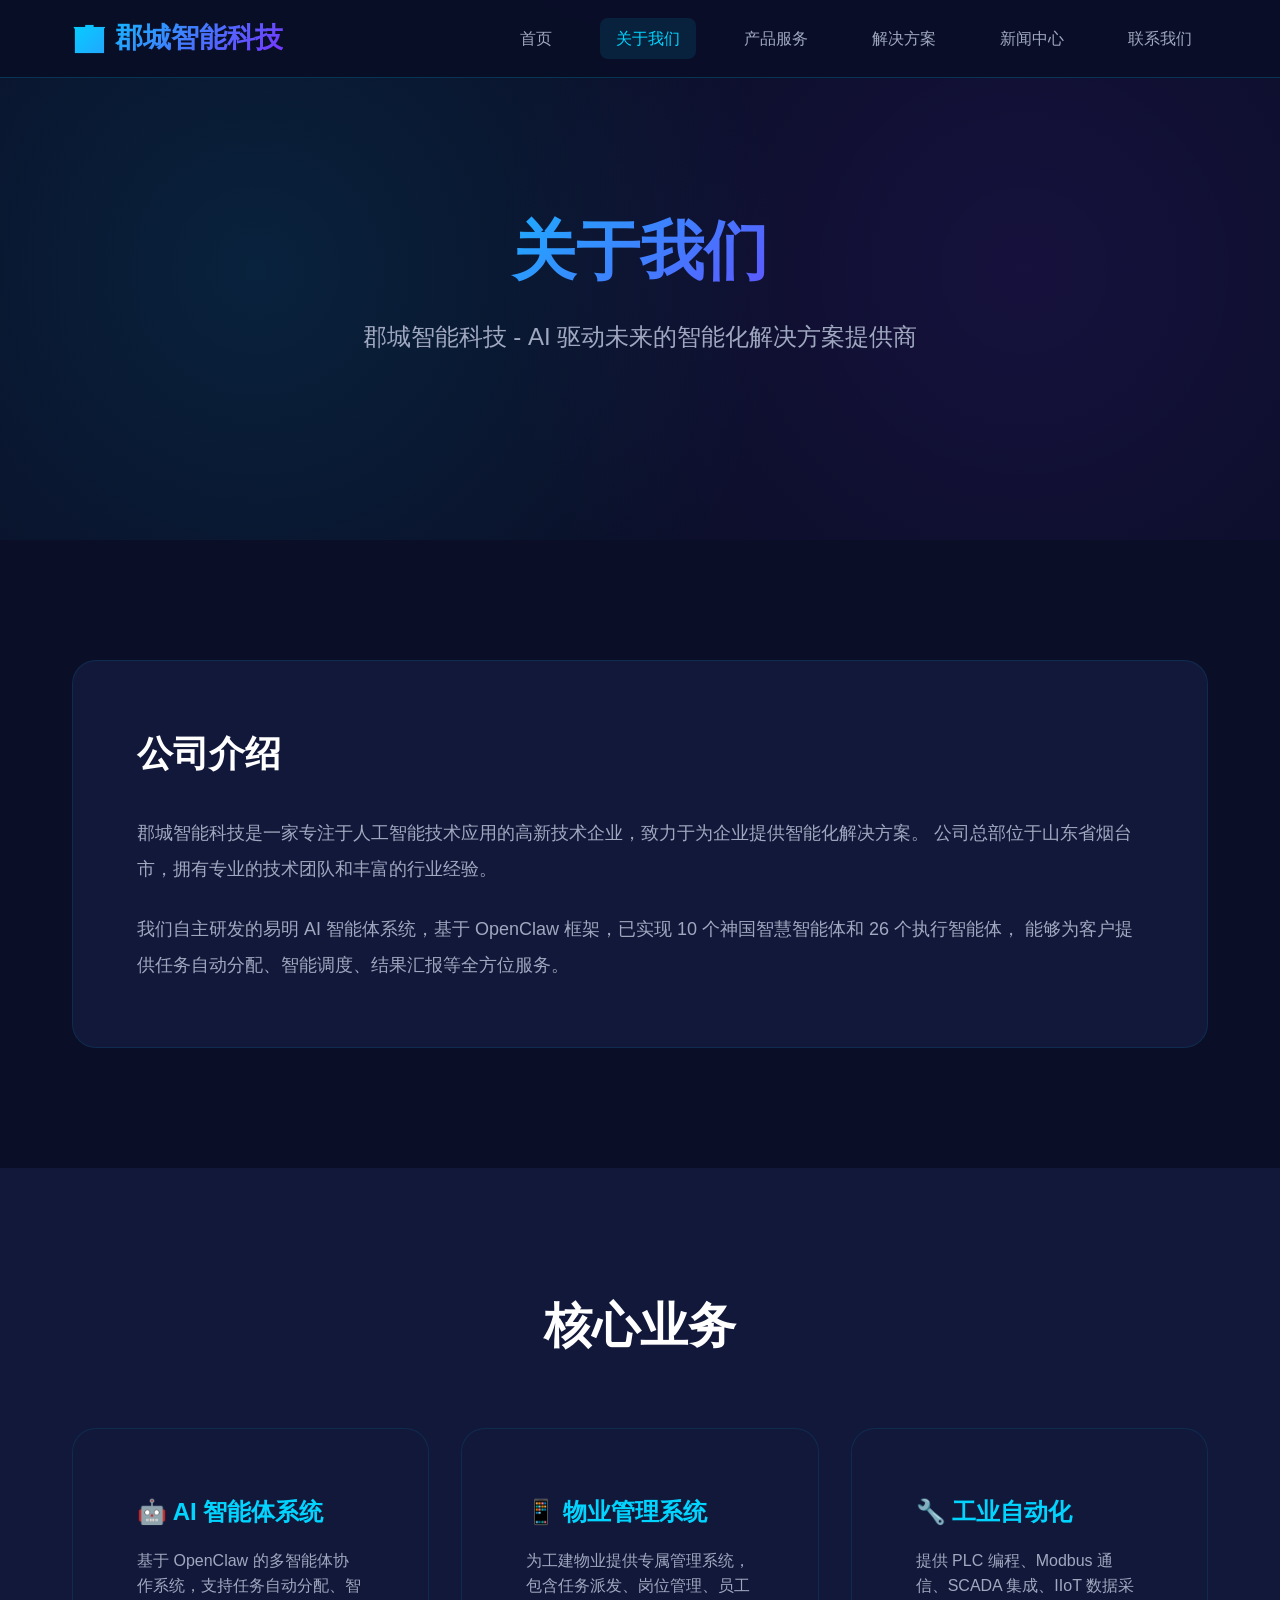
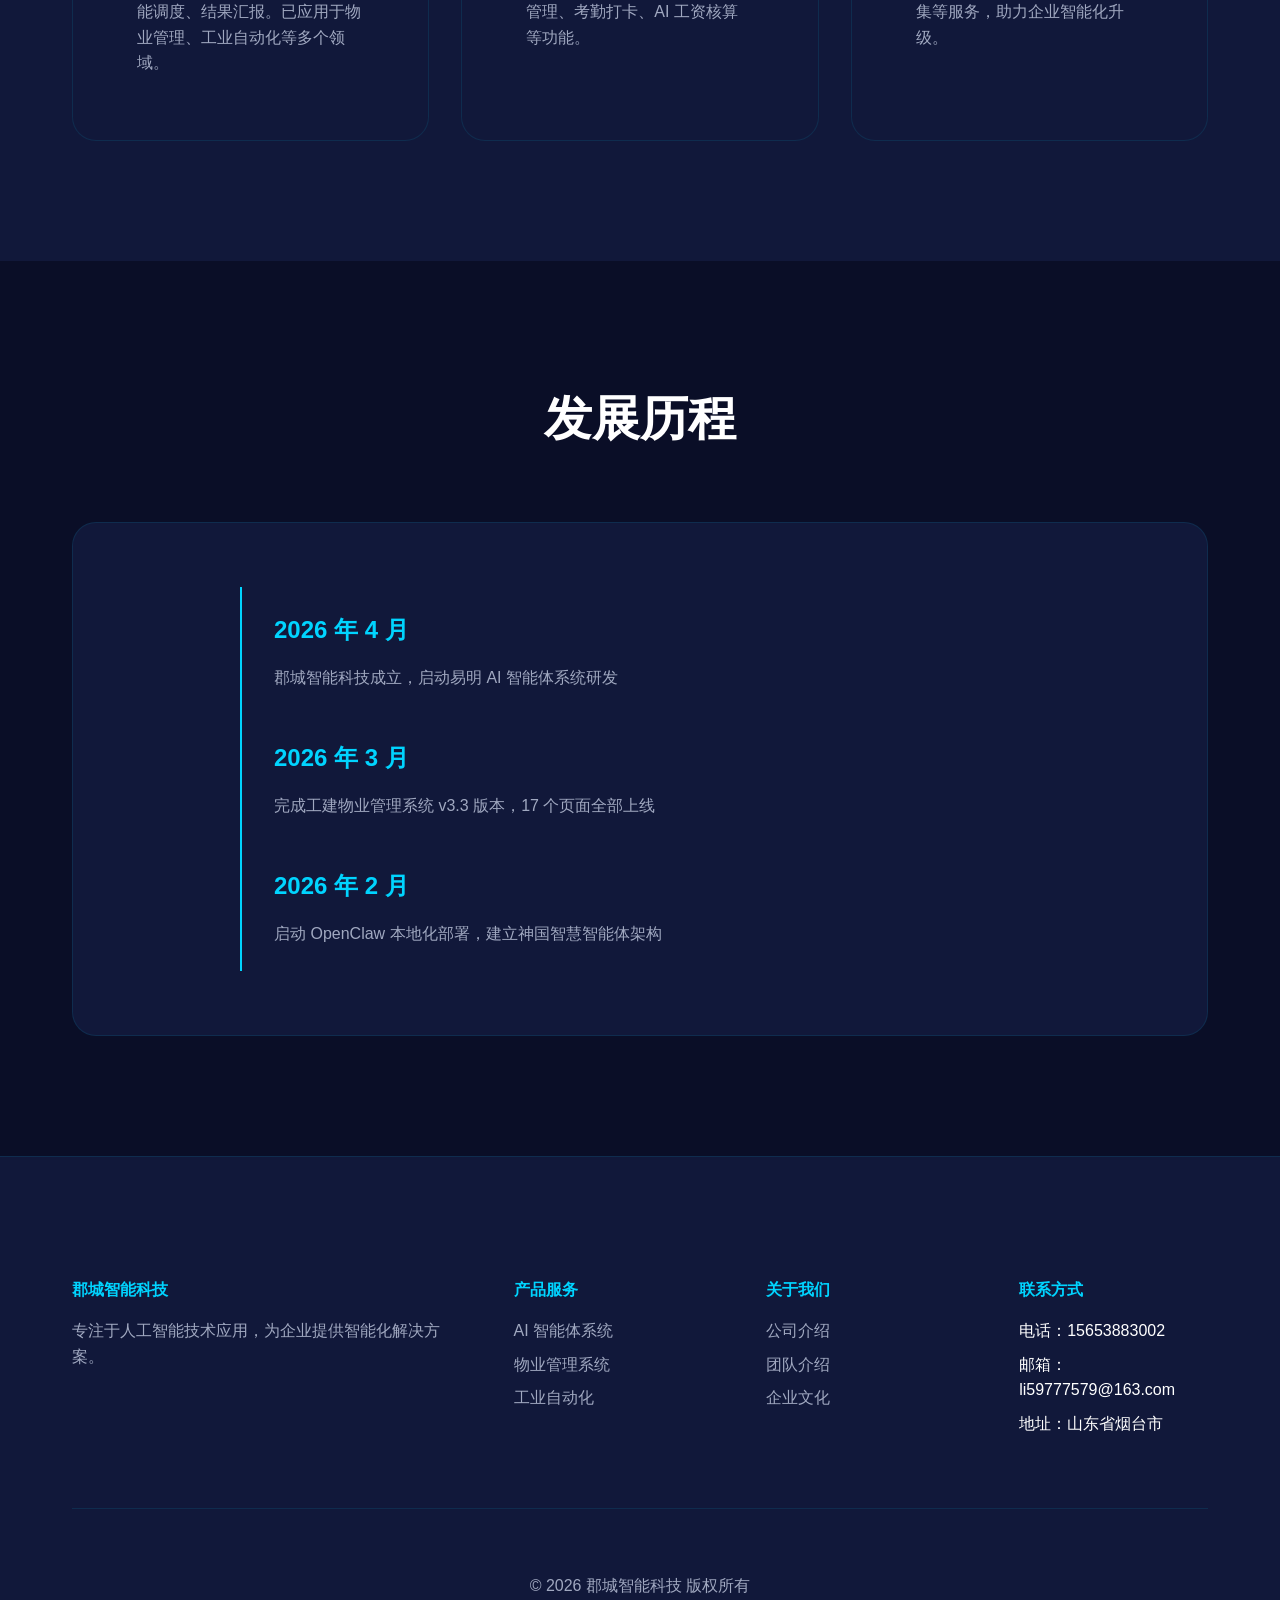
<file: about/index.html>
<!DOCTYPE html>
<html lang="zh-CN">
<head>
    <meta charset="UTF-8">
    <meta name="viewport" content="width=device-width, initial-scale=1.0">
    <title>关于我们 - 郡城智能科技</title>
    <link rel="stylesheet" href="../assets/css/style.css">
</head>
<body>
    <!-- 导航栏 -->
    <nav class="navbar">
        <div class="container">
            <a href="../index.html" class="logo">🏢 郡城智能科技</a>
            <div class="nav-links">
                <a href="../index.html">首页</a>
                <a href="index.html" class="active">关于我们</a>
                <a href="../products/index.html">产品服务</a>
                <a href="../solutions/index.html">解决方案</a>
                <a href="../news/index.html">新闻中心</a>
                <a href="../contact/index.html">联系我们</a>
            </div>
        </div>
    </nav>

    <!-- Hero 区域 -->
    <section class="hero" style="min-height: 60vh;">
        <div class="hero-content">
            <h1>关于我们</h1>
            <p>郡城智能科技 - AI 驱动未来的智能化解决方案提供商</p>
        </div>
    </section>

    <!-- 公司介绍 -->
    <section class="section" style="padding: var(--spacing-xl) 0;">
        <div class="container">
            <div class="card">
                <h2 style="font-size: 36px; margin-bottom: var(--spacing-md);">公司介绍</h2>
                <p style="font-size: 18px; line-height: 2; color: var(--text-muted);">
                    郡城智能科技是一家专注于人工智能技术应用的高新技术企业，致力于为企业提供智能化解决方案。
                    公司总部位于山东省烟台市，拥有专业的技术团队和丰富的行业经验。
                </p>
                <p style="font-size: 18px; line-height: 2; color: var(--text-muted); margin-top: 24px;">
                    我们自主研发的易明 AI 智能体系统，基于 OpenClaw 框架，已实现 10 个神国智慧智能体和 26 个执行智能体，
                    能够为客户提供任务自动分配、智能调度、结果汇报等全方位服务。
                </p>
            </div>
        </div>
    </section>

    <!-- 核心业务 -->
    <section class="section" style="padding: var(--spacing-xl) 0; background: var(--bg-card);">
        <div class="container">
            <h2 style="text-align: center; font-size: 48px; margin-bottom: var(--spacing-lg);">核心业务</h2>
            <div class="grid grid-3">
                <div class="card">
                    <h3>🤖 AI 智能体系统</h3>
                    <p>基于 OpenClaw 的多智能体协作系统，支持任务自动分配、智能调度、结果汇报。已应用于物业管理、工业自动化等多个领域。</p>
                </div>
                <div class="card">
                    <h3>📱 物业管理系统</h3>
                    <p>为工建物业提供专属管理系统，包含任务派发、岗位管理、员工管理、考勤打卡、AI 工资核算等功能。</p>
                </div>
                <div class="card">
                    <h3>🔧 工业自动化</h3>
                    <p>提供 PLC 编程、Modbus 通信、SCADA 集成、IIoT 数据采集等服务，助力企业智能化升级。</p>
                </div>
            </div>
        </div>
    </section>

    <!-- 发展历程 -->
    <section class="section" style="padding: var(--spacing-xl) 0;">
        <div class="container">
            <h2 style="text-align: center; font-size: 48px; margin-bottom: var(--spacing-lg);">发展历程</h2>
            <div class="card">
                <div style="max-width: 800px; margin: 0 auto;">
                    <div style="padding: 24px 0; border-left: 2px solid var(--primary-cyan); padding-left: 32px;">
                        <h3 style="color: var(--primary-cyan);">2026 年 4 月</h3>
                        <p style="color: var(--text-muted);">郡城智能科技成立，启动易明 AI 智能体系统研发</p>
                    </div>
                    <div style="padding: 24px 0; border-left: 2px solid var(--primary-cyan); padding-left: 32px;">
                        <h3 style="color: var(--primary-cyan);">2026 年 3 月</h3>
                        <p style="color: var(--text-muted);">完成工建物业管理系统 v3.3 版本，17 个页面全部上线</p>
                    </div>
                    <div style="padding: 24px 0; border-left: 2px solid var(--primary-cyan); padding-left: 32px;">
                        <h3 style="color: var(--primary-cyan);">2026 年 2 月</h3>
                        <p style="color: var(--text-muted);">启动 OpenClaw 本地化部署，建立神国智慧智能体架构</p>
                    </div>
                </div>
            </div>
        </div>
    </section>

    <!-- 页脚 -->
    <footer class="footer">
        <div class="container">
            <div class="footer-content">
                <div class="footer-section">
                    <h4>郡城智能科技</h4>
                    <p style="color: var(--text-muted); margin-top: 16px;">
                        专注于人工智能技术应用，为企业提供智能化解决方案。
                    </p>
                </div>
                <div class="footer-section">
                    <h4>产品服务</h4>
                    <ul>
                        <li><a href="../products/ai-agent.html">AI 智能体系统</a></li>
                        <li><a href="../products/property-mgmt.html">物业管理系统</a></li>
                        <li><a href="../products/industrial.html">工业自动化</a></li>
                    </ul>
                </div>
                <div class="footer-section">
                    <h4>关于我们</h4>
                    <ul>
                        <li><a href="index.html">公司介绍</a></li>
                        <li><a href="team.html">团队介绍</a></li>
                        <li><a href="culture.html">企业文化</a></li>
                    </ul>
                </div>
                <div class="footer-section">
                    <h4>联系方式</h4>
                    <ul>
                        <li>电话：15653883002</li>
                        <li>邮箱：li59777579@163.com</li>
                        <li>地址：山东省烟台市</li>
                    </ul>
                </div>
            </div>
            <div class="footer-bottom">
                <p>&copy; 2026 郡城智能科技 版权所有</p>
            </div>
        </div>
    </footer>

    <script src="../assets/js/main.js"></script>
</body>
</html>
</file>
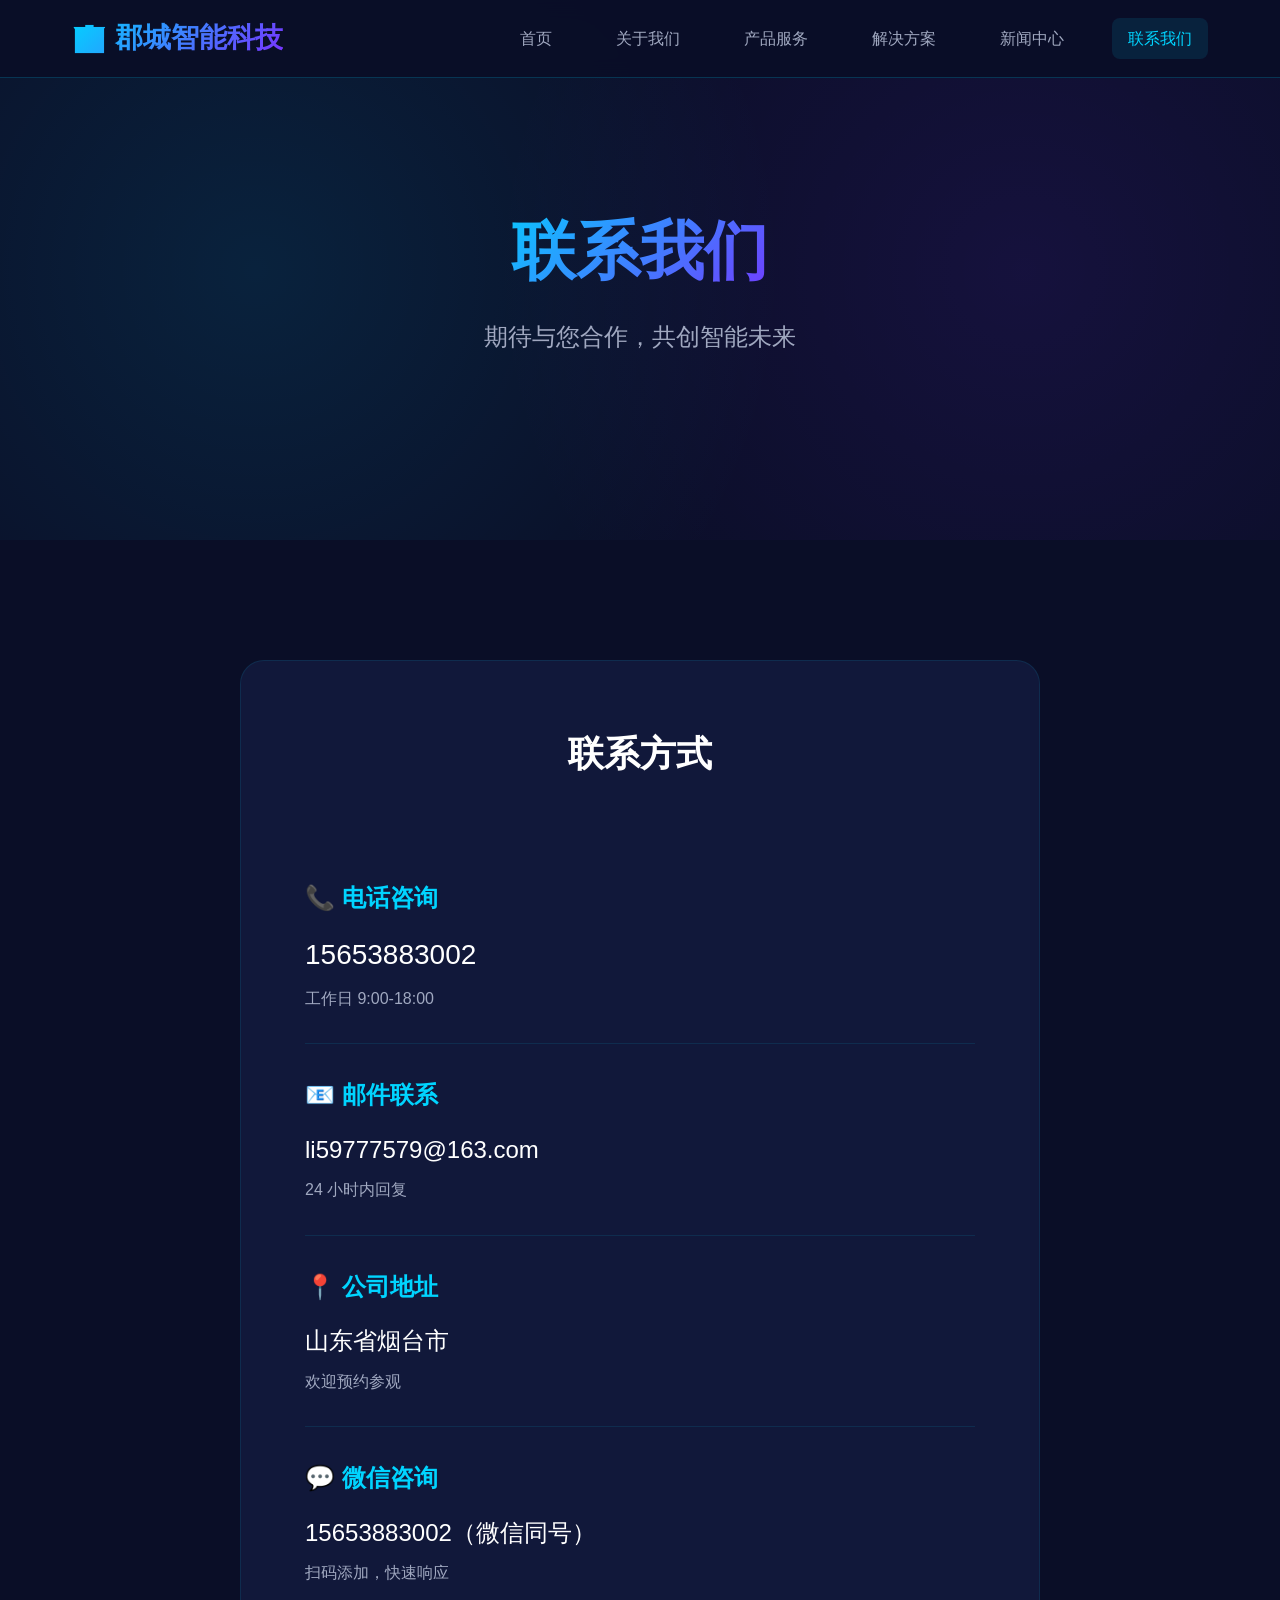
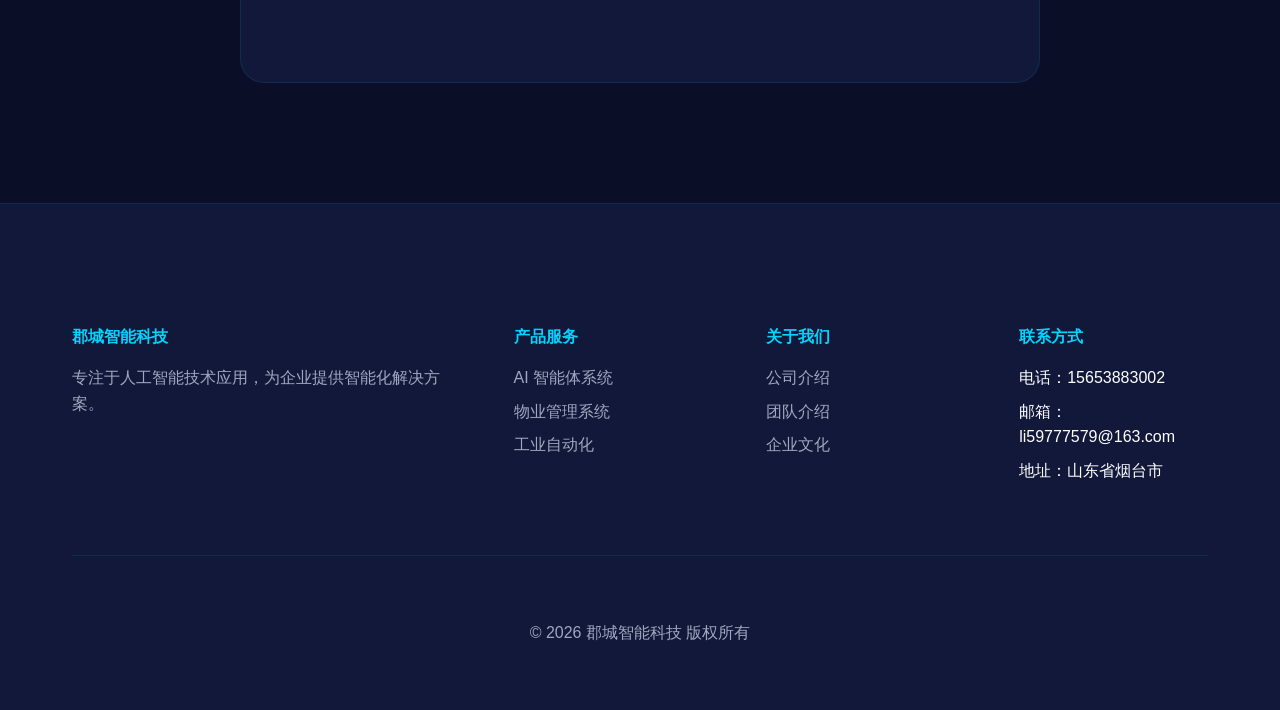
<file: contact/index.html>
<!DOCTYPE html>
<html lang="zh-CN">
<head>
    <meta charset="UTF-8">
    <meta name="viewport" content="width=device-width, initial-scale=1.0">
    <title>联系我们 - 郡城智能科技</title>
    <link rel="stylesheet" href="../assets/css/style.css">
</head>
<body>
    <!-- 导航栏 -->
    <nav class="navbar">
        <div class="container">
            <a href="../index.html" class="logo">🏢 郡城智能科技</a>
            <div class="nav-links">
                <a href="../index.html">首页</a>
                <a href="../about/index.html">关于我们</a>
                <a href="../products/index.html">产品服务</a>
                <a href="../solutions/index.html">解决方案</a>
                <a href="../news/index.html">新闻中心</a>
                <a href="index.html" class="active">联系我们</a>
            </div>
        </div>
    </nav>

    <!-- Hero 区域 -->
    <section class="hero" style="min-height: 60vh;">
        <div class="hero-content">
            <h1>联系我们</h1>
            <p>期待与您合作，共创智能未来</p>
        </div>
    </section>

    <!-- 联系方式 -->
    <section class="section" style="padding: var(--spacing-xl) 0;">
        <div class="container">
            <div class="card" style="max-width: 800px; margin: 0 auto;">
                <h2 style="font-size: 36px; margin-bottom: var(--spacing-lg); text-align: center;">联系方式</h2>
                
                <div style="padding: 32px 0; border-bottom: 1px solid rgba(0, 212, 255, 0.1);">
                    <h3 style="color: var(--primary-cyan); font-size: 24px; margin-bottom: 16px;">📞 电话咨询</h3>
                    <p style="font-size: 28px; color: var(--text-white);">15653883002</p>
                    <p style="color: var(--text-muted); margin-top: 8px;">工作日 9:00-18:00</p>
                </div>
                
                <div style="padding: 32px 0; border-bottom: 1px solid rgba(0, 212, 255, 0.1);">
                    <h3 style="color: var(--primary-cyan); font-size: 24px; margin-bottom: 16px;">📧 邮件联系</h3>
                    <p style="font-size: 24px; color: var(--text-white);">li59777579@163.com</p>
                    <p style="color: var(--text-muted); margin-top: 8px;">24 小时内回复</p>
                </div>
                
                <div style="padding: 32px 0; border-bottom: 1px solid rgba(0, 212, 255, 0.1);">
                    <h3 style="color: var(--primary-cyan); font-size: 24px; margin-bottom: 16px;">📍 公司地址</h3>
                    <p style="font-size: 24px; color: var(--text-white);">山东省烟台市</p>
                    <p style="color: var(--text-muted); margin-top: 8px;">欢迎预约参观</p>
                </div>
                
                <div style="padding: 32px 0;">
                    <h3 style="color: var(--primary-cyan); font-size: 24px; margin-bottom: 16px;">💬 微信咨询</h3>
                    <p style="font-size: 24px; color: var(--text-white);">15653883002（微信同号）</p>
                    <p style="color: var(--text-muted); margin-top: 8px;">扫码添加，快速响应</p>
                </div>
            </div>
        </div>
    </section>

    <!-- 页脚 -->
    <footer class="footer">
        <div class="container">
            <div class="footer-content">
                <div class="footer-section">
                    <h4>郡城智能科技</h4>
                    <p style="color: var(--text-muted); margin-top: 16px;">
                        专注于人工智能技术应用，为企业提供智能化解决方案。
                    </p>
                </div>
                <div class="footer-section">
                    <h4>产品服务</h4>
                    <ul>
                        <li><a href="../products/ai-agent.html">AI 智能体系统</a></li>
                        <li><a href="../products/property-mgmt.html">物业管理系统</a></li>
                        <li><a href="../products/industrial.html">工业自动化</a></li>
                    </ul>
                </div>
                <div class="footer-section">
                    <h4>关于我们</h4>
                    <ul>
                        <li><a href="../about/index.html">公司介绍</a></li>
                        <li><a href="../about/team.html">团队介绍</a></li>
                        <li><a href="../about/culture.html">企业文化</a></li>
                    </ul>
                </div>
                <div class="footer-section">
                    <h4>联系方式</h4>
                    <ul>
                        <li>电话：15653883002</li>
                        <li>邮箱：li59777579@163.com</li>
                        <li>地址：山东省烟台市</li>
                    </ul>
                </div>
            </div>
            <div class="footer-bottom">
                <p>&copy; 2026 郡城智能科技 版权所有</p>
            </div>
        </div>
    </footer>

    <script src="../assets/js/main.js"></script>
</body>
</html>
</file>
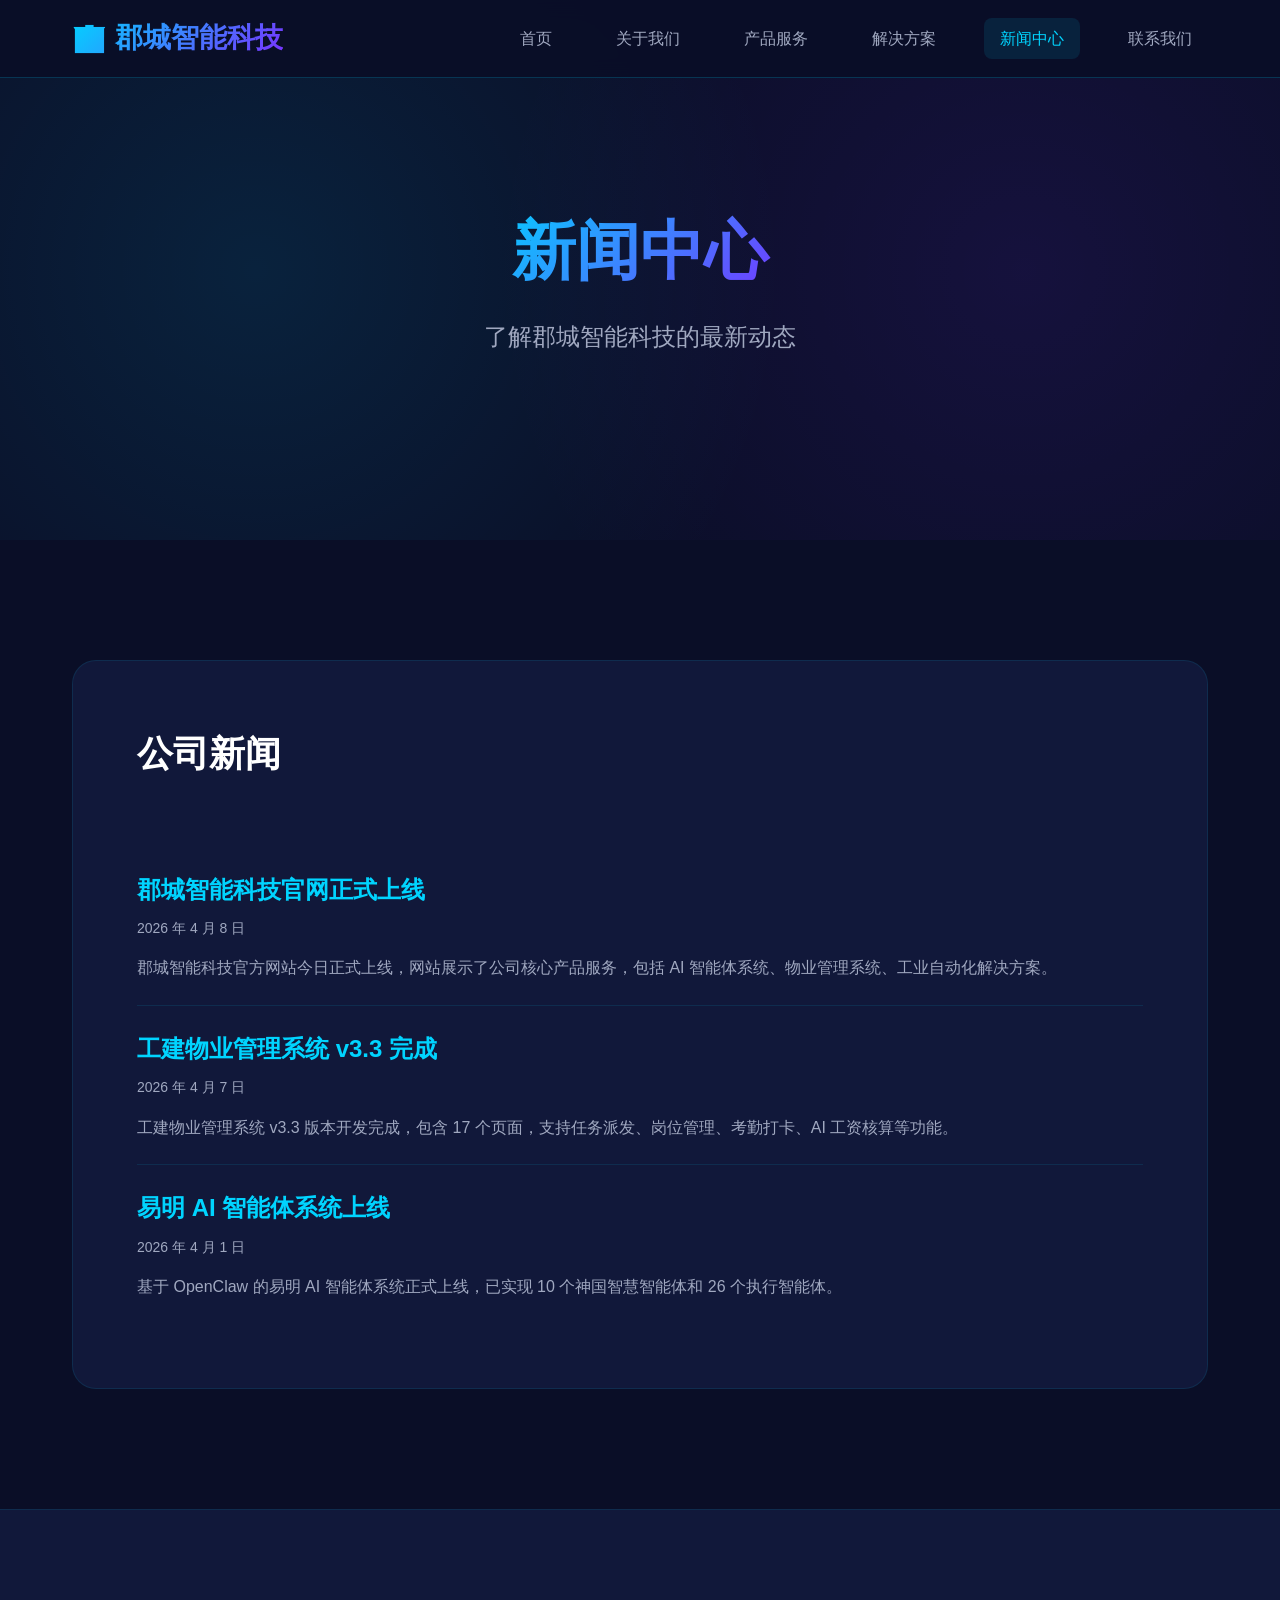
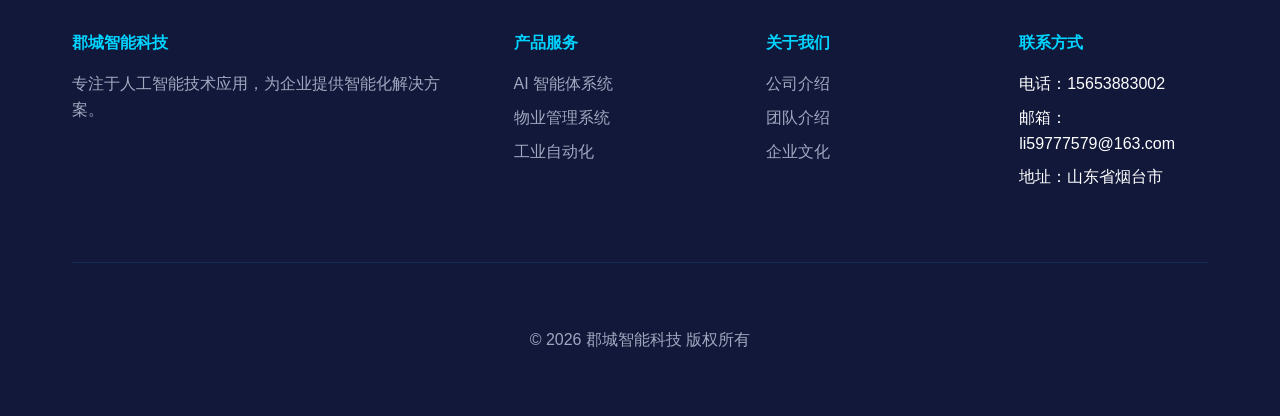
<file: news/index.html>
<!DOCTYPE html>
<html lang="zh-CN">
<head>
    <meta charset="UTF-8">
    <meta name="viewport" content="width=device-width, initial-scale=1.0">
    <title>新闻中心 - 郡城智能科技</title>
    <link rel="stylesheet" href="../assets/css/style.css">
</head>
<body>
    <!-- 导航栏 -->
    <nav class="navbar">
        <div class="container">
            <a href="../index.html" class="logo">🏢 郡城智能科技</a>
            <div class="nav-links">
                <a href="../index.html">首页</a>
                <a href="../about/index.html">关于我们</a>
                <a href="../products/index.html">产品服务</a>
                <a href="../solutions/index.html">解决方案</a>
                <a href="index.html" class="active">新闻中心</a>
                <a href="../contact/index.html">联系我们</a>
            </div>
        </div>
    </nav>

    <!-- Hero 区域 -->
    <section class="hero" style="min-height: 60vh;">
        <div class="hero-content">
            <h1>新闻中心</h1>
            <p>了解郡城智能科技的最新动态</p>
        </div>
    </section>

    <!-- 新闻列表 -->
    <section class="section" style="padding: var(--spacing-xl) 0;">
        <div class="container">
            <div class="card">
                <h2 style="font-size: 36px; margin-bottom: var(--spacing-lg);">公司新闻</h2>
                
                <div style="padding: 24px 0; border-bottom: 1px solid rgba(0, 212, 255, 0.1);">
                    <h3 style="color: var(--primary-cyan); font-size: 24px; margin-bottom: 8px;">郡城智能科技官网正式上线</h3>
                    <p style="color: var(--text-muted); font-size: 14px;">2026 年 4 月 8 日</p>
                    <p style="color: var(--text-muted); margin-top: 16px;">
                        郡城智能科技官方网站今日正式上线，网站展示了公司核心产品服务，包括 AI 智能体系统、物业管理系统、工业自动化解决方案。
                    </p>
                </div>
                
                <div style="padding: 24px 0; border-bottom: 1px solid rgba(0, 212, 255, 0.1);">
                    <h3 style="color: var(--primary-cyan); font-size: 24px; margin-bottom: 8px;">工建物业管理系统 v3.3 完成</h3>
                    <p style="color: var(--text-muted); font-size: 14px;">2026 年 4 月 7 日</p>
                    <p style="color: var(--text-muted); margin-top: 16px;">
                        工建物业管理系统 v3.3 版本开发完成，包含 17 个页面，支持任务派发、岗位管理、考勤打卡、AI 工资核算等功能。
                    </p>
                </div>
                
                <div style="padding: 24px 0;">
                    <h3 style="color: var(--primary-cyan); font-size: 24px; margin-bottom: 8px;">易明 AI 智能体系统上线</h3>
                    <p style="color: var(--text-muted); font-size: 14px;">2026 年 4 月 1 日</p>
                    <p style="color: var(--text-muted); margin-top: 16px;">
                        基于 OpenClaw 的易明 AI 智能体系统正式上线，已实现 10 个神国智慧智能体和 26 个执行智能体。
                    </p>
                </div>
            </div>
        </div>
    </section>

    <!-- 页脚 -->
    <footer class="footer">
        <div class="container">
            <div class="footer-content">
                <div class="footer-section">
                    <h4>郡城智能科技</h4>
                    <p style="color: var(--text-muted); margin-top: 16px;">
                        专注于人工智能技术应用，为企业提供智能化解决方案。
                    </p>
                </div>
                <div class="footer-section">
                    <h4>产品服务</h4>
                    <ul>
                        <li><a href="../products/ai-agent.html">AI 智能体系统</a></li>
                        <li><a href="../products/property-mgmt.html">物业管理系统</a></li>
                        <li><a href="../products/industrial.html">工业自动化</a></li>
                    </ul>
                </div>
                <div class="footer-section">
                    <h4>关于我们</h4>
                    <ul>
                        <li><a href="../about/index.html">公司介绍</a></li>
                        <li><a href="../about/team.html">团队介绍</a></li>
                        <li><a href="../about/culture.html">企业文化</a></li>
                    </ul>
                </div>
                <div class="footer-section">
                    <h4>联系方式</h4>
                    <ul>
                        <li>电话：15653883002</li>
                        <li>邮箱：li59777579@163.com</li>
                        <li>地址：山东省烟台市</li>
                    </ul>
                </div>
            </div>
            <div class="footer-bottom">
                <p>&copy; 2026 郡城智能科技 版权所有</p>
            </div>
        </div>
    </footer>

    <script src="../assets/js/main.js"></script>
</body>
</html>
</file>
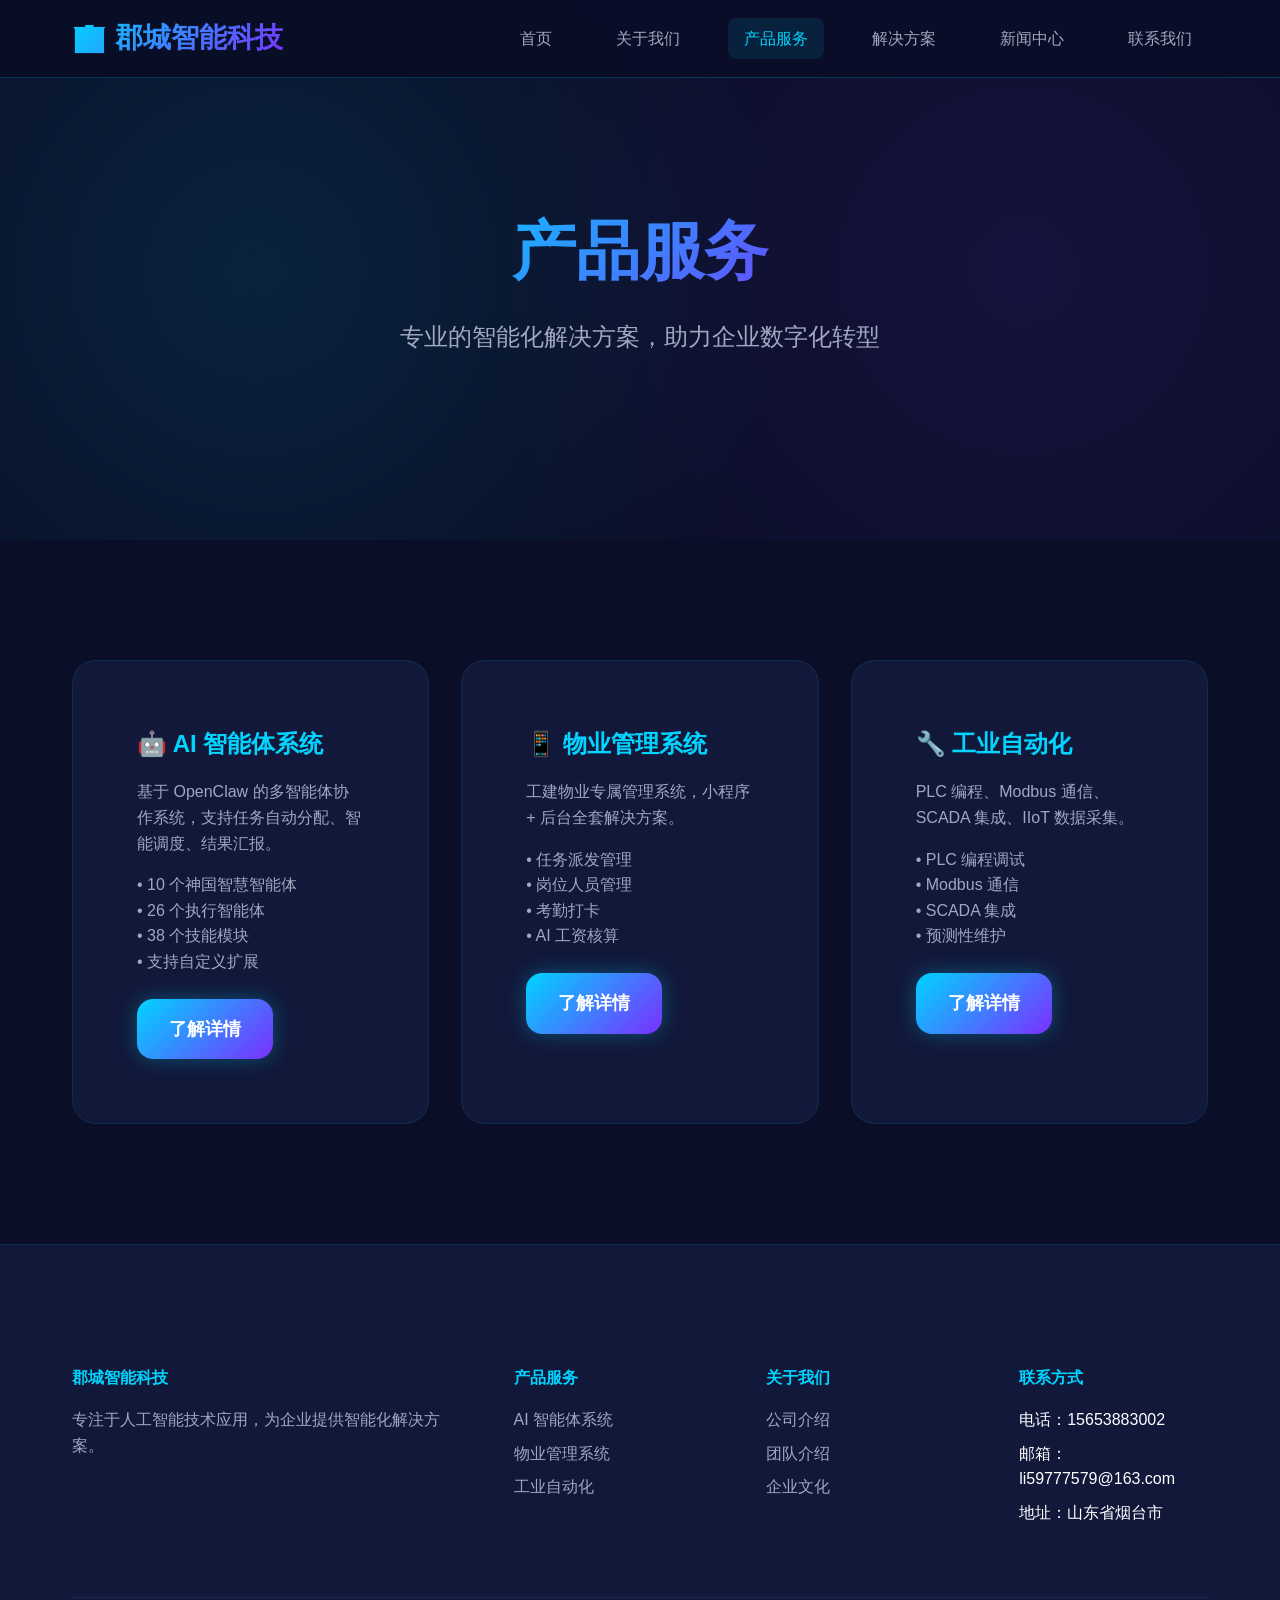
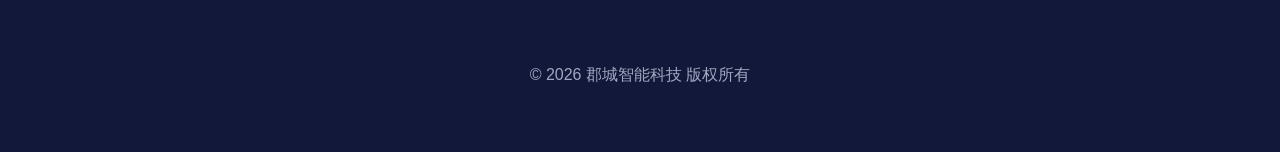
<file: products/index.html>
<!DOCTYPE html>
<html lang="zh-CN">
<head>
    <meta charset="UTF-8">
    <meta name="viewport" content="width=device-width, initial-scale=1.0">
    <title>产品服务 - 郡城智能科技</title>
    <link rel="stylesheet" href="../assets/css/style.css">
</head>
<body>
    <!-- 导航栏 -->
    <nav class="navbar">
        <div class="container">
            <a href="../index.html" class="logo">🏢 郡城智能科技</a>
            <div class="nav-links">
                <a href="../index.html">首页</a>
                <a href="../about/index.html">关于我们</a>
                <a href="index.html" class="active">产品服务</a>
                <a href="../solutions/index.html">解决方案</a>
                <a href="../news/index.html">新闻中心</a>
                <a href="../contact/index.html">联系我们</a>
            </div>
        </div>
    </nav>

    <!-- Hero 区域 -->
    <section class="hero" style="min-height: 60vh;">
        <div class="hero-content">
            <h1>产品服务</h1>
            <p>专业的智能化解决方案，助力企业数字化转型</p>
        </div>
    </section>

    <!-- 产品列表 -->
    <section class="section" style="padding: var(--spacing-xl) 0;">
        <div class="container">
            <div class="grid grid-3">
                <div class="card">
                    <h3>🤖 AI 智能体系统</h3>
                    <p>基于 OpenClaw 的多智能体协作系统，支持任务自动分配、智能调度、结果汇报。</p>
                    <ul style="margin-top: 16px; color: var(--text-muted);">
                        <li>• 10 个神国智慧智能体</li>
                        <li>• 26 个执行智能体</li>
                        <li>• 38 个技能模块</li>
                        <li>• 支持自定义扩展</li>
                    </ul>
                    <a href="ai-agent.html" class="btn btn-primary" style="display: inline-block; margin-top: 24px;">了解详情</a>
                </div>
                <div class="card">
                    <h3>📱 物业管理系统</h3>
                    <p>工建物业专属管理系统，小程序 + 后台全套解决方案。</p>
                    <ul style="margin-top: 16px; color: var(--text-muted);">
                        <li>• 任务派发管理</li>
                        <li>• 岗位人员管理</li>
                        <li>• 考勤打卡</li>
                        <li>• AI 工资核算</li>
                    </ul>
                    <a href="property-mgmt.html" class="btn btn-primary" style="display: inline-block; margin-top: 24px;">了解详情</a>
                </div>
                <div class="card">
                    <h3>🔧 工业自动化</h3>
                    <p>PLC 编程、Modbus 通信、SCADA 集成、IIoT 数据采集。</p>
                    <ul style="margin-top: 16px; color: var(--text-muted);">
                        <li>• PLC 编程调试</li>
                        <li>• Modbus 通信</li>
                        <li>• SCADA 集成</li>
                        <li>• 预测性维护</li>
                    </ul>
                    <a href="industrial.html" class="btn btn-primary" style="display: inline-block; margin-top: 24px;">了解详情</a>
                </div>
            </div>
        </div>
    </section>

    <!-- 页脚 -->
    <footer class="footer">
        <div class="container">
            <div class="footer-content">
                <div class="footer-section">
                    <h4>郡城智能科技</h4>
                    <p style="color: var(--text-muted); margin-top: 16px;">
                        专注于人工智能技术应用，为企业提供智能化解决方案。
                    </p>
                </div>
                <div class="footer-section">
                    <h4>产品服务</h4>
                    <ul>
                        <li><a href="ai-agent.html">AI 智能体系统</a></li>
                        <li><a href="property-mgmt.html">物业管理系统</a></li>
                        <li><a href="industrial.html">工业自动化</a></li>
                    </ul>
                </div>
                <div class="footer-section">
                    <h4>关于我们</h4>
                    <ul>
                        <li><a href="../about/index.html">公司介绍</a></li>
                        <li><a href="../about/team.html">团队介绍</a></li>
                        <li><a href="../about/culture.html">企业文化</a></li>
                    </ul>
                </div>
                <div class="footer-section">
                    <h4>联系方式</h4>
                    <ul>
                        <li>电话：15653883002</li>
                        <li>邮箱：li59777579@163.com</li>
                        <li>地址：山东省烟台市</li>
                    </ul>
                </div>
            </div>
            <div class="footer-bottom">
                <p>&copy; 2026 郡城智能科技 版权所有</p>
            </div>
        </div>
    </footer>

    <script src="../assets/js/main.js"></script>
</body>
</html>
</file>
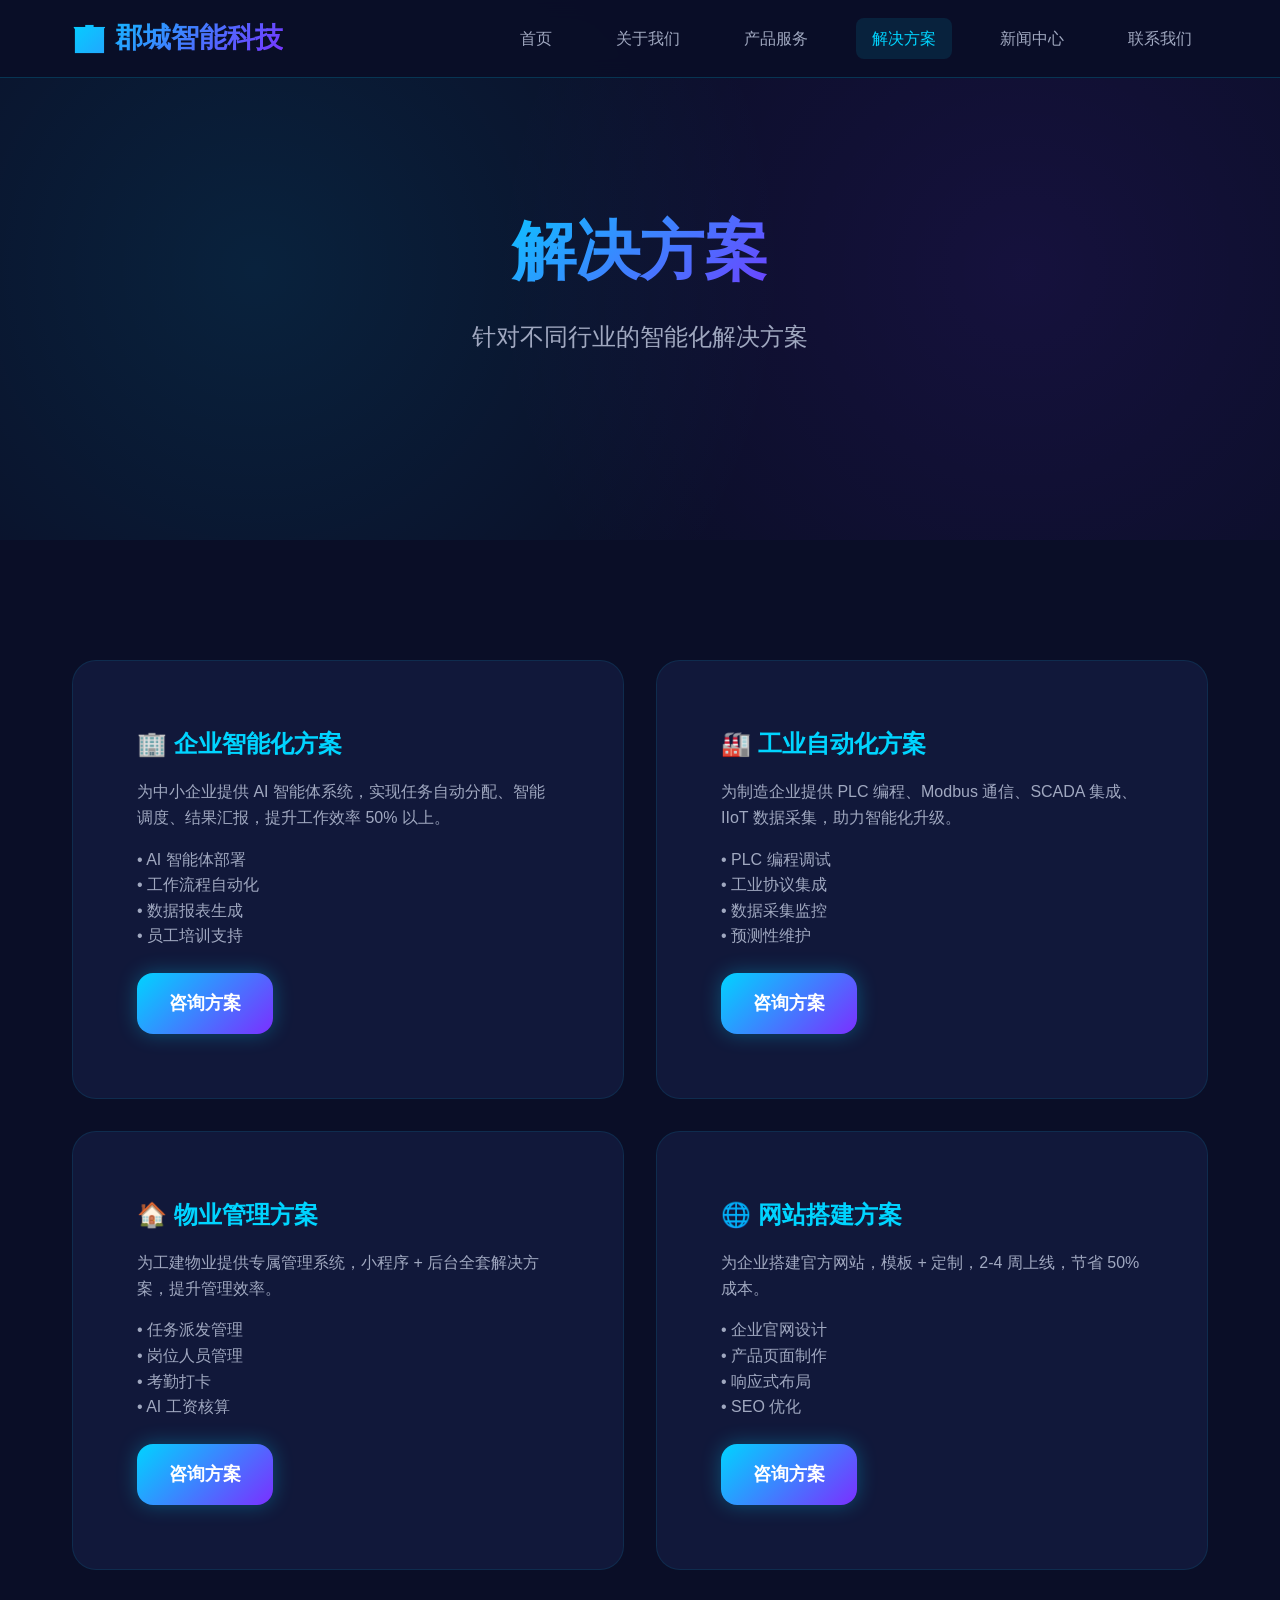
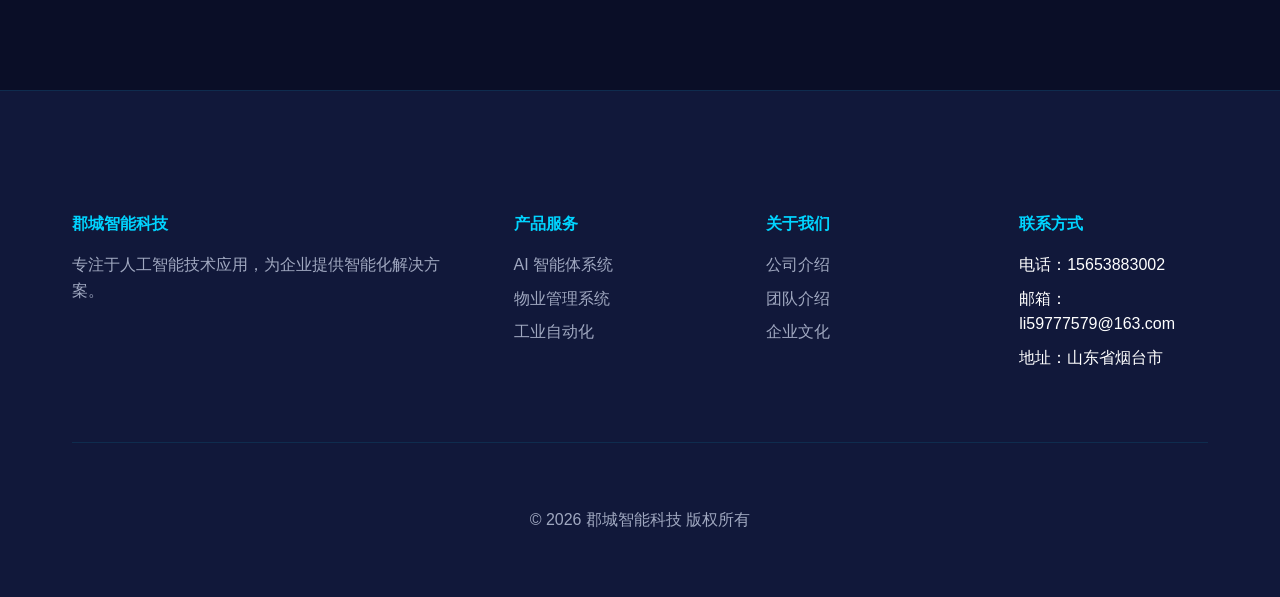
<file: solutions/index.html>
<!DOCTYPE html>
<html lang="zh-CN">
<head>
    <meta charset="UTF-8">
    <meta name="viewport" content="width=device-width, initial-scale=1.0">
    <title>解决方案 - 郡城智能科技</title>
    <link rel="stylesheet" href="../assets/css/style.css">
</head>
<body>
    <!-- 导航栏 -->
    <nav class="navbar">
        <div class="container">
            <a href="../index.html" class="logo">🏢 郡城智能科技</a>
            <div class="nav-links">
                <a href="../index.html">首页</a>
                <a href="../about/index.html">关于我们</a>
                <a href="../products/index.html">产品服务</a>
                <a href="index.html" class="active">解决方案</a>
                <a href="../news/index.html">新闻中心</a>
                <a href="../contact/index.html">联系我们</a>
            </div>
        </div>
    </nav>

    <!-- Hero 区域 -->
    <section class="hero" style="min-height: 60vh;">
        <div class="hero-content">
            <h1>解决方案</h1>
            <p>针对不同行业的智能化解决方案</p>
        </div>
    </section>

    <!-- 解决方案列表 -->
    <section class="section" style="padding: var(--spacing-xl) 0;">
        <div class="container">
            <div class="grid grid-2">
                <div class="card">
                    <h3>🏢 企业智能化方案</h3>
                    <p style="color: var(--text-muted); margin: 16px 0;">
                        为中小企业提供 AI 智能体系统，实现任务自动分配、智能调度、结果汇报，提升工作效率 50% 以上。
                    </p>
                    <ul style="color: var(--text-muted);">
                        <li>• AI 智能体部署</li>
                        <li>• 工作流程自动化</li>
                        <li>• 数据报表生成</li>
                        <li>• 员工培训支持</li>
                    </ul>
                    <a href="../contact/index.html" class="btn btn-primary" style="display: inline-block; margin-top: 24px;">咨询方案</a>
                </div>
                
                <div class="card">
                    <h3>🏭 工业自动化方案</h3>
                    <p style="color: var(--text-muted); margin: 16px 0;">
                        为制造企业提供 PLC 编程、Modbus 通信、SCADA 集成、IIoT 数据采集，助力智能化升级。
                    </p>
                    <ul style="color: var(--text-muted);">
                        <li>• PLC 编程调试</li>
                        <li>• 工业协议集成</li>
                        <li>• 数据采集监控</li>
                        <li>• 预测性维护</li>
                    </ul>
                    <a href="../contact/index.html" class="btn btn-primary" style="display: inline-block; margin-top: 24px;">咨询方案</a>
                </div>
                
                <div class="card">
                    <h3>🏠 物业管理方案</h3>
                    <p style="color: var(--text-muted); margin: 16px 0;">
                        为工建物业提供专属管理系统，小程序 + 后台全套解决方案，提升管理效率。
                    </p>
                    <ul style="color: var(--text-muted);">
                        <li>• 任务派发管理</li>
                        <li>• 岗位人员管理</li>
                        <li>• 考勤打卡</li>
                        <li>• AI 工资核算</li>
                    </ul>
                    <a href="../contact/index.html" class="btn btn-primary" style="display: inline-block; margin-top: 24px;">咨询方案</a>
                </div>
                
                <div class="card">
                    <h3>🌐 网站搭建方案</h3>
                    <p style="color: var(--text-muted); margin: 16px 0;">
                        为企业搭建官方网站，模板 + 定制，2-4 周上线，节省 50% 成本。
                    </p>
                    <ul style="color: var(--text-muted);">
                        <li>• 企业官网设计</li>
                        <li>• 产品页面制作</li>
                        <li>• 响应式布局</li>
                        <li>• SEO 优化</li>
                    </ul>
                    <a href="../contact/index.html" class="btn btn-primary" style="display: inline-block; margin-top: 24px;">咨询方案</a>
                </div>
            </div>
        </div>
    </section>

    <!-- 页脚 -->
    <footer class="footer">
        <div class="container">
            <div class="footer-content">
                <div class="footer-section">
                    <h4>郡城智能科技</h4>
                    <p style="color: var(--text-muted); margin-top: 16px;">
                        专注于人工智能技术应用，为企业提供智能化解决方案。
                    </p>
                </div>
                <div class="footer-section">
                    <h4>产品服务</h4>
                    <ul>
                        <li><a href="../products/ai-agent.html">AI 智能体系统</a></li>
                        <li><a href="../products/property-mgmt.html">物业管理系统</a></li>
                        <li><a href="../products/industrial.html">工业自动化</a></li>
                    </ul>
                </div>
                <div class="footer-section">
                    <h4>关于我们</h4>
                    <ul>
                        <li><a href="../about/index.html">公司介绍</a></li>
                        <li><a href="../about/team.html">团队介绍</a></li>
                        <li><a href="../about/culture.html">企业文化</a></li>
                    </ul>
                </div>
                <div class="footer-section">
                    <h4>联系方式</h4>
                    <ul>
                        <li>电话：15653883002</li>
                        <li>邮箱：li59777579@163.com</li>
                        <li>地址：山东省烟台市</li>
                    </ul>
                </div>
            </div>
            <div class="footer-bottom">
                <p>&copy; 2026 郡城智能科技 版权所有</p>
            </div>
        </div>
    </footer>

    <script src="../assets/js/main.js"></script>
</body>
</html>
</file>
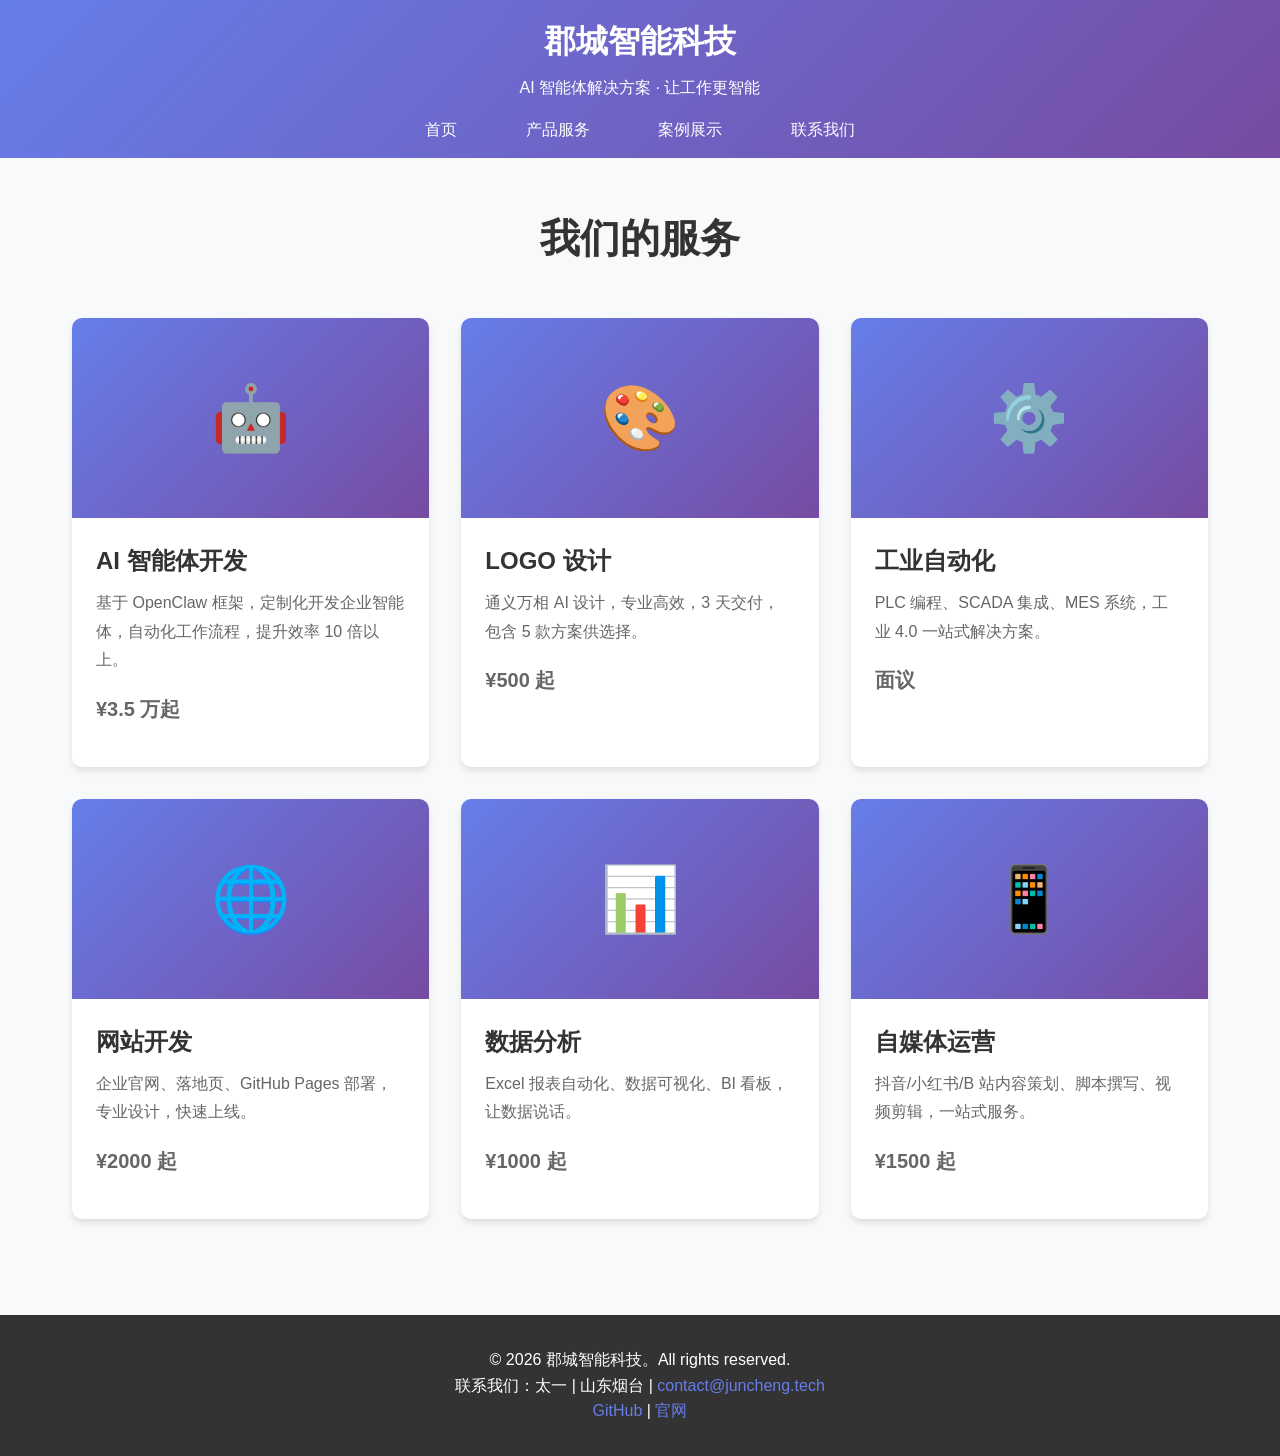
<file: products.html>
<!DOCTYPE html>
<html lang="zh-CN">
<head>
    <meta charset="UTF-8">
    <meta name="viewport" content="width=device-width, initial-scale=1.0">
    <title>产品服务 - 郡城智能科技</title>
    <style>
        * { margin: 0; padding: 0; box-sizing: border-box; }
        body { font-family: 'Microsoft YaHei', Arial, sans-serif; line-height: 1.6; color: #333; background: #f8f9fa; }
        
        header {
            background: linear-gradient(135deg, #667eea 0%, #764ba2 100%);
            color: white;
            padding: 1rem 2rem;
            text-align: center;
        }
        header h1 { font-size: 2rem; margin-bottom: 0.5rem; }
        nav { margin-top: 1rem; }
        nav a { color: white; text-decoration: none; margin: 0 1rem; padding: 0.5rem 1rem; border-radius: 5px; transition: background 0.3s; }
        nav a:hover { background: rgba(255,255,255,0.2); }
        
        .container { max-width: 1200px; margin: 0 auto; padding: 3rem 2rem; }
        .section-title { text-align: center; font-size: 2.5rem; margin-bottom: 3rem; color: #333; }
        
        .product-grid { display: grid; grid-template-columns: repeat(auto-fit, minmax(300px, 1fr)); gap: 2rem; }
        .product-card {
            background: white;
            border-radius: 10px;
            overflow: hidden;
            box-shadow: 0 4px 6px rgba(0,0,0,0.1);
            transition: transform 0.3s, box-shadow 0.3s;
        }
        .product-card:hover {
            transform: translateY(-5px);
            box-shadow: 0 8px 15px rgba(0,0,0,0.2);
        }
        .product-img {
            background: linear-gradient(135deg, #667eea 0%, #764ba2 100%);
            height: 200px;
            display: flex;
            align-items: center;
            justify-content: center;
            color: white;
            font-size: 4rem;
        }
        .product-info { padding: 1.5rem; }
        .product-info h3 { margin-bottom: 0.5rem; color: #333; font-size: 1.5rem; }
        .product-info p { color: #666; margin-bottom: 1rem; line-height: 1.8; }
        .product-price { color: #667eea; font-size: 1.25rem; font-weight: bold; }
        
        footer { background: #333; color: white; text-align: center; padding: 2rem; margin-top: 3rem; }
        footer a { color: #667eea; text-decoration: none; }
    </style>
</head>
<body>
    <header>
        <h1>郡城智能科技</h1>
        <p>AI 智能体解决方案 · 让工作更智能</p>
        <nav>
            <a href="index.html">首页</a>
            <a href="products.html">产品服务</a>
            <a href="cases.html">案例展示</a>
            <a href="contact.html">联系我们</a>
        </nav>
    </header>
    
    <div class="container">
        <h2 class="section-title">我们的服务</h2>
        <div class="product-grid">
            <div class="product-card">
                <div class="product-img">🤖</div>
                <div class="product-info">
                    <h3>AI 智能体开发</h3>
                    <p>基于 OpenClaw 框架，定制化开发企业智能体，自动化工作流程，提升效率 10 倍以上。</p>
                    <p class="product-price">¥3.5 万起</p>
                </div>
            </div>
            <div class="product-card">
                <div class="product-img">🎨</div>
                <div class="product-info">
                    <h3>LOGO 设计</h3>
                    <p>通义万相 AI 设计，专业高效，3 天交付，包含 5 款方案供选择。</p>
                    <p class="product-price">¥500 起</p>
                </div>
            </div>
            <div class="product-card">
                <div class="product-img">⚙️</div>
                <div class="product-info">
                    <h3>工业自动化</h3>
                    <p>PLC 编程、SCADA 集成、MES 系统，工业 4.0 一站式解决方案。</p>
                    <p class="product-price">面议</p>
                </div>
            </div>
            <div class="product-card">
                <div class="product-img">🌐</div>
                <div class="product-info">
                    <h3>网站开发</h3>
                    <p>企业官网、落地页、GitHub Pages 部署，专业设计，快速上线。</p>
                    <p class="product-price">¥2000 起</p>
                </div>
            </div>
            <div class="product-card">
                <div class="product-img">📊</div>
                <div class="product-info">
                    <h3>数据分析</h3>
                    <p>Excel 报表自动化、数据可视化、BI 看板，让数据说话。</p>
                    <p class="product-price">¥1000 起</p>
                </div>
            </div>
            <div class="product-card">
                <div class="product-img">📱</div>
                <div class="product-info">
                    <h3>自媒体运营</h3>
                    <p>抖音/小红书/B 站内容策划、脚本撰写、视频剪辑，一站式服务。</p>
                    <p class="product-price">¥1500 起</p>
                </div>
            </div>
        </div>
    </div>
    
    <footer>
        <p>&copy; 2026 郡城智能科技。All rights reserved.</p>
        <p>联系我们：太一 | 山东烟台 | <a href="mailto:contact@juncheng.tech">contact@juncheng.tech</a></p>
        <p><a href="https://github.com/juncheng-tech" target="_blank">GitHub</a> | <a href="https://juncheng-tech.github.io/" target="_blank">官网</a></p>
    </footer>
</body>
</html>
</file>
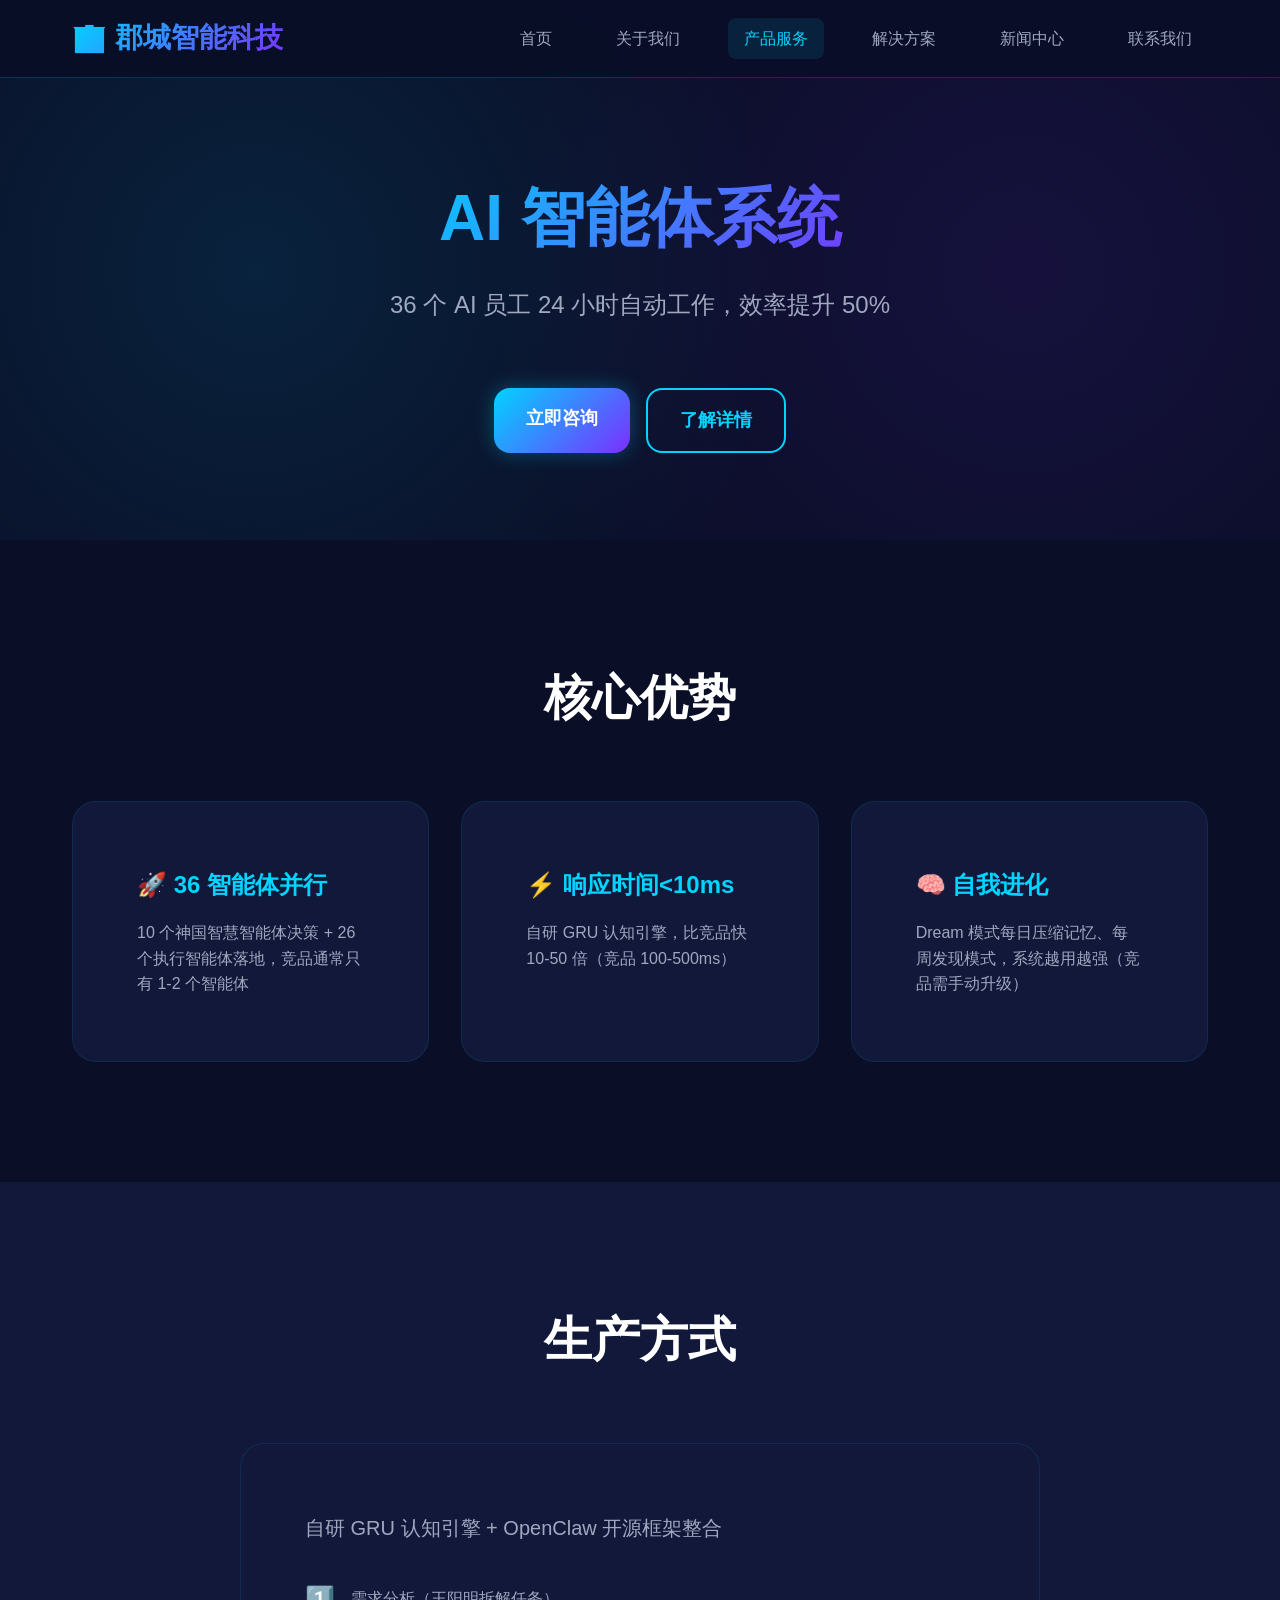
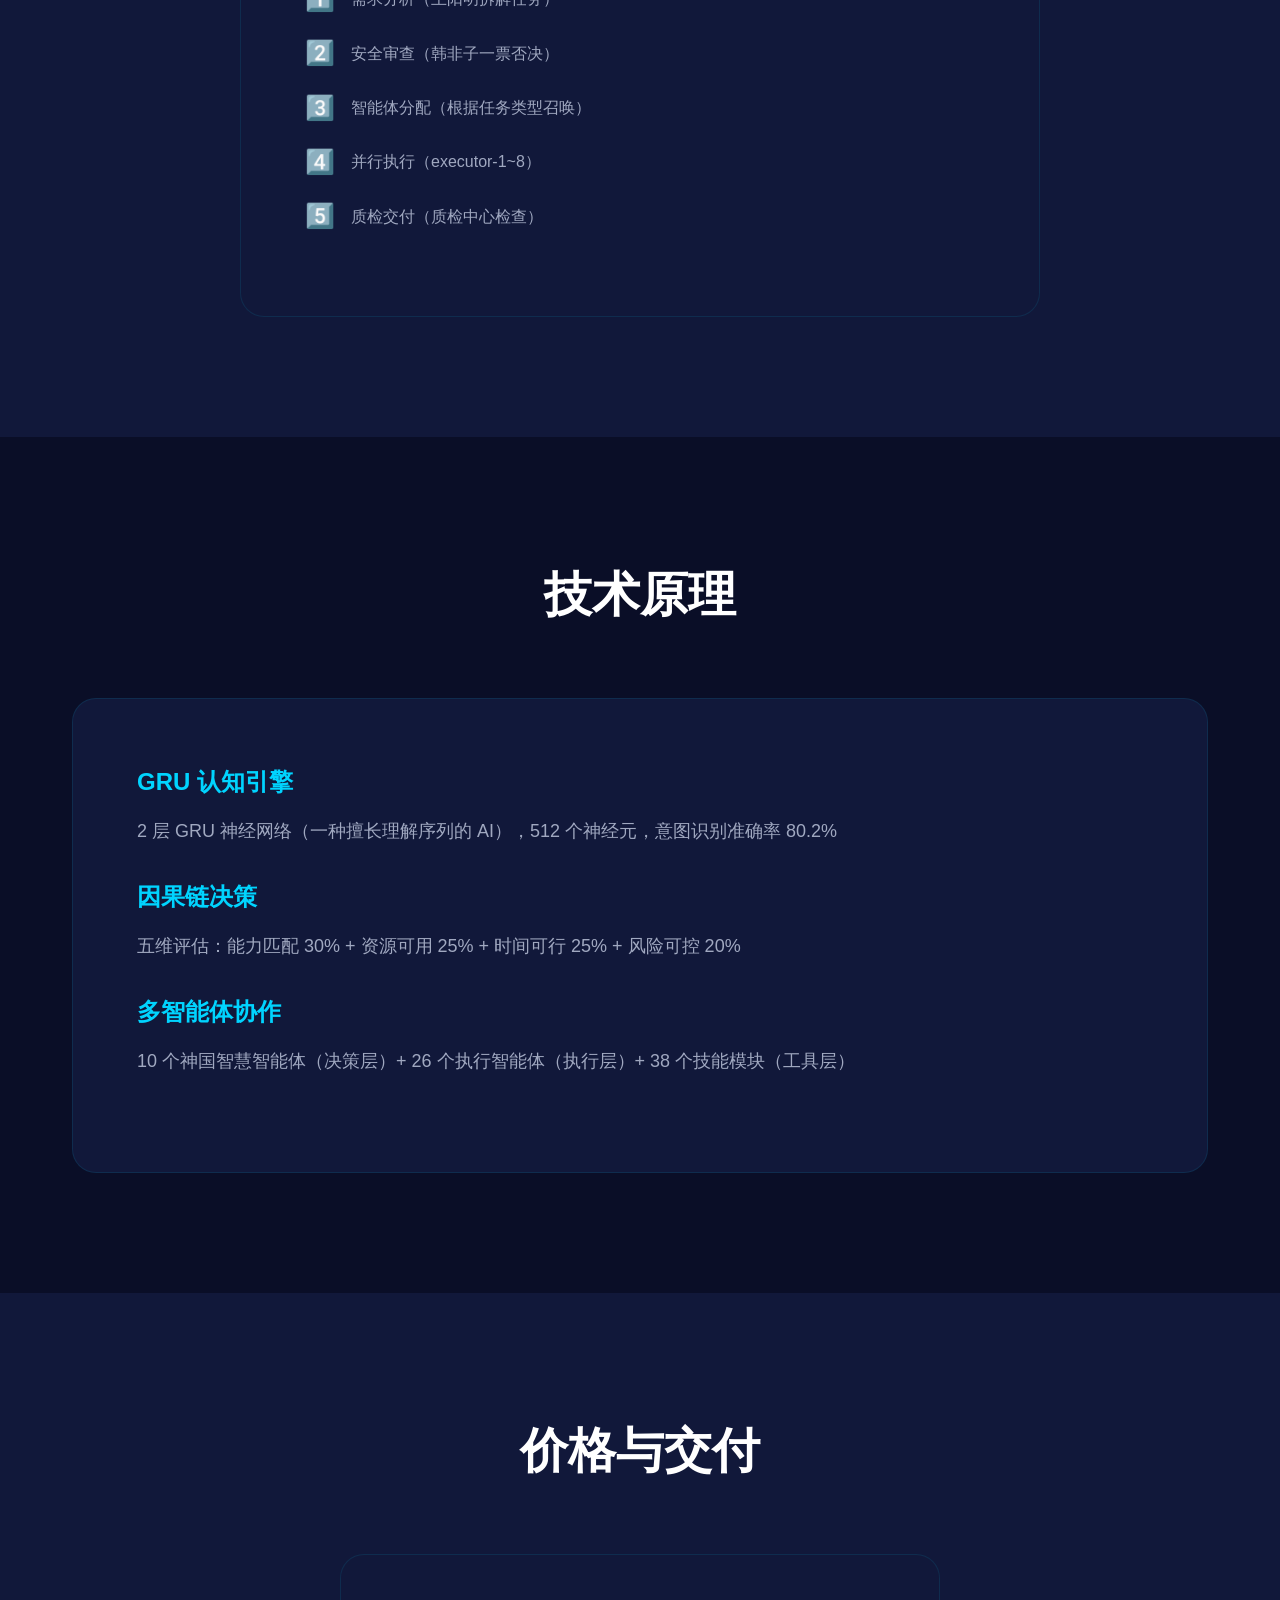
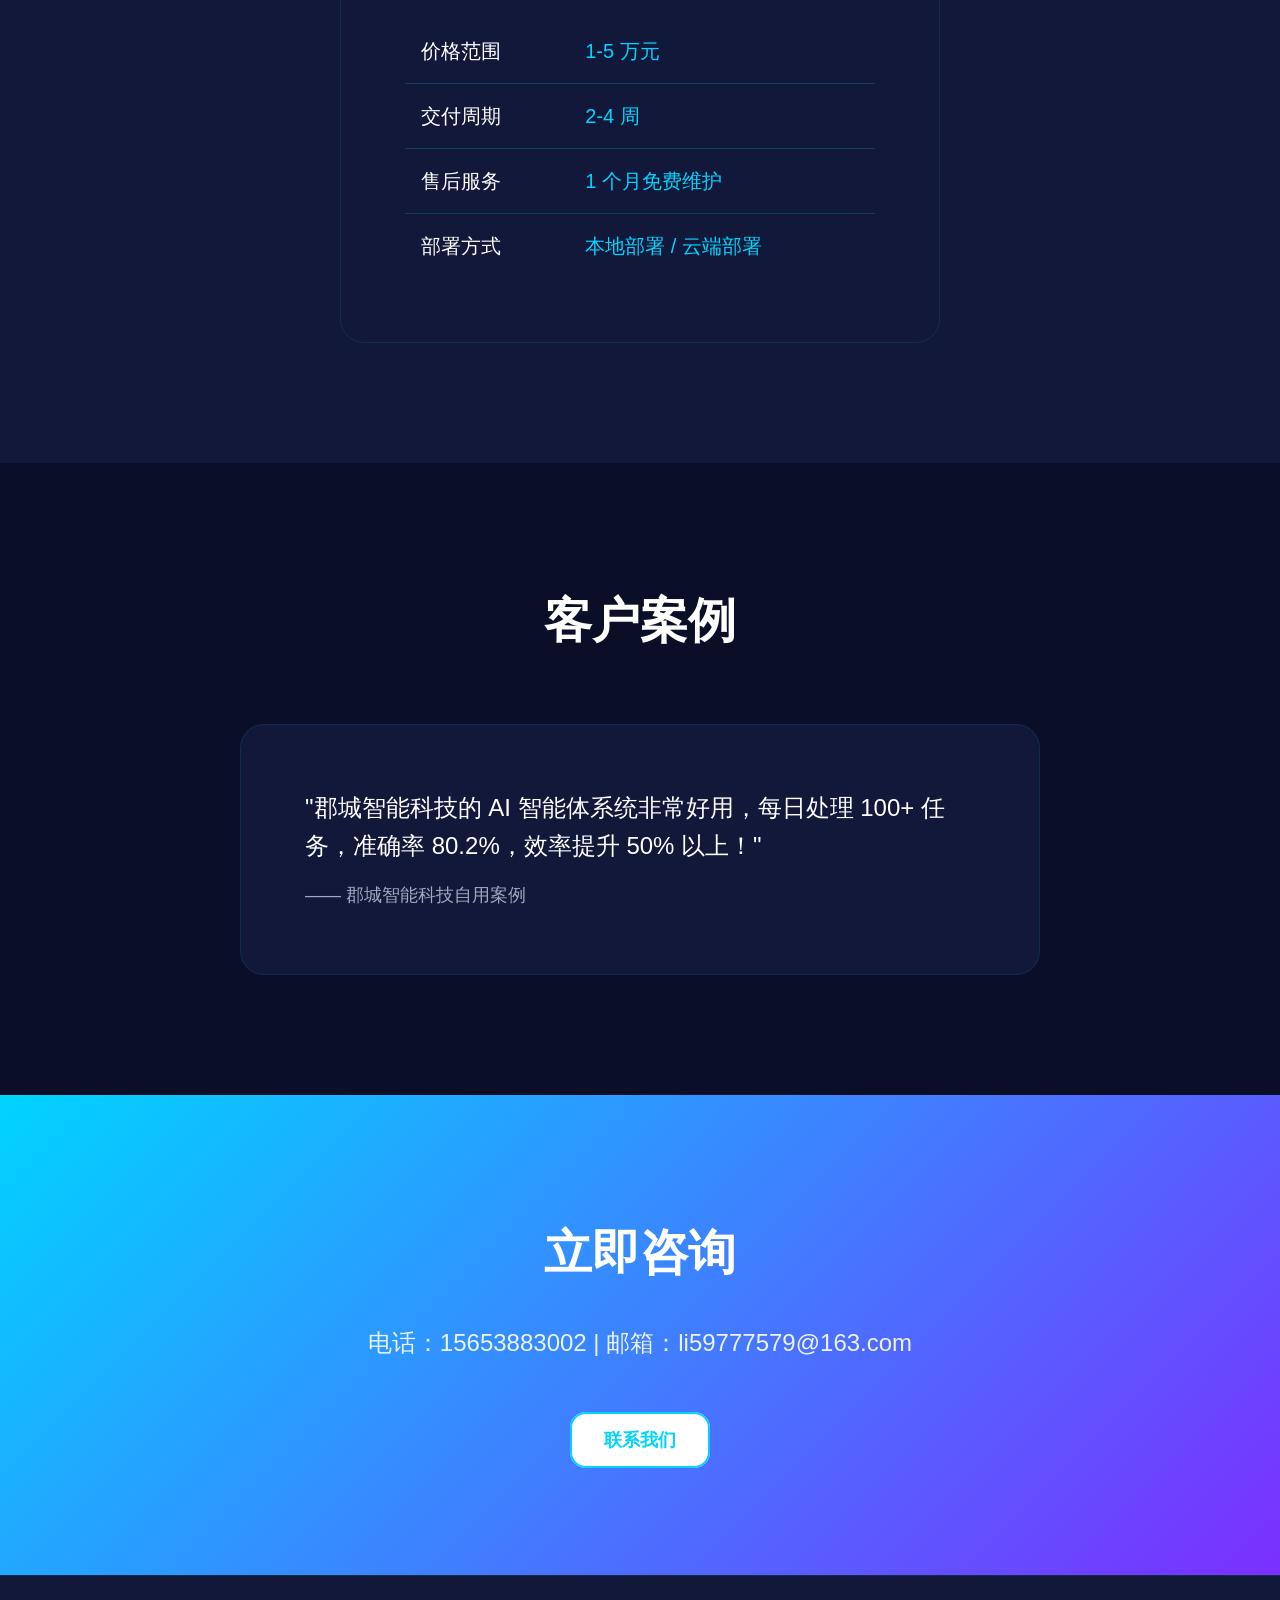
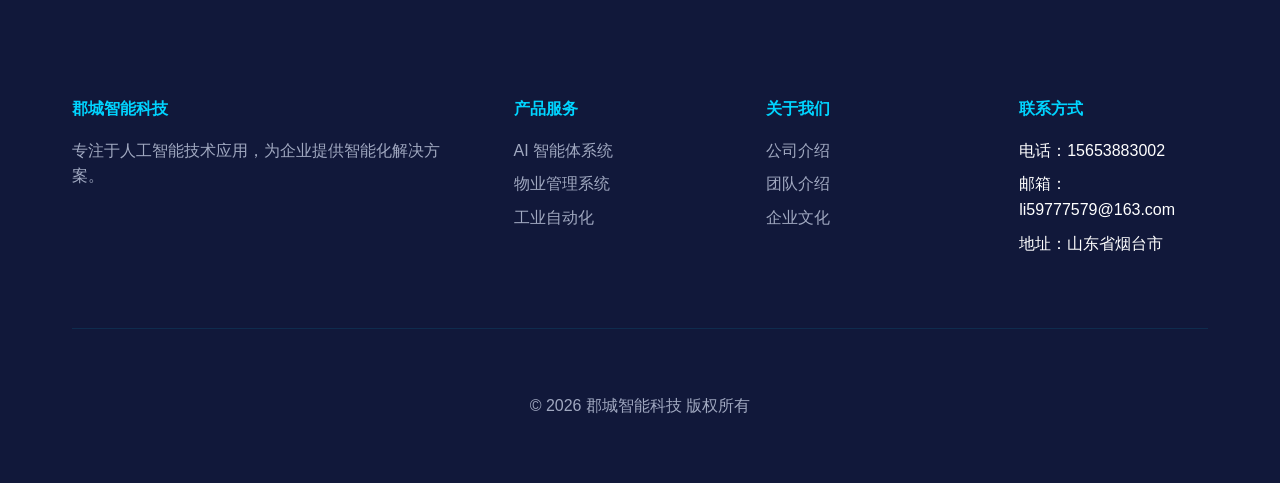
<file: products/ai-agent.html>
<!DOCTYPE html>
<html lang="zh-CN">
<head>
    <meta charset="UTF-8">
    <meta name="viewport" content="width=device-width, initial-scale=1.0">
    <meta name="description" content="AI 智能体系统 - 36 个 AI 员工 24 小时自动工作，效率提升 50%">
    <title>AI 智能体系统 - 郡城智能科技</title>
    <link rel="stylesheet" href="../assets/css/style.css">
</head>
<body>
    <!-- 导航栏 -->
    <nav class="navbar">
        <div class="container">
            <a href="../index.html" class="logo">🏢 郡城智能科技</a>
            <div class="nav-links">
                <a href="../index.html">首页</a>
                <a href="../about/index.html">关于我们</a>
                <a href="index.html" class="active">产品服务</a>
                <a href="../solutions/index.html">解决方案</a>
                <a href="../news/index.html">新闻中心</a>
                <a href="../contact/index.html">联系我们</a>
            </div>
        </div>
    </nav>

    <!-- Hero 区域 -->
    <section class="hero" style="min-height: 60vh;">
        <div class="hero-content">
            <h1>AI 智能体系统</h1>
            <p>36 个 AI 员工 24 小时自动工作，效率提升 50%</p>
            <div class="hero-buttons">
                <a href="../contact/index.html" class="btn btn-primary">立即咨询</a>
                <a href="#details" class="btn btn-secondary">了解详情</a>
            </div>
        </div>
    </section>

    <!-- 核心优势 -->
    <section class="section" id="details" style="padding: var(--spacing-xl) 0;">
        <div class="container">
            <h2 style="text-align: center; font-size: 48px; margin-bottom: var(--spacing-lg);">核心优势</h2>
            <div class="grid grid-3">
                <div class="card">
                    <h3>🚀 36 智能体并行</h3>
                    <p>10 个神国智慧智能体决策 + 26 个执行智能体落地，竞品通常只有 1-2 个智能体</p>
                </div>
                <div class="card">
                    <h3>⚡ 响应时间&lt;10ms</h3>
                    <p>自研 GRU 认知引擎，比竞品快 10-50 倍（竞品 100-500ms）</p>
                </div>
                <div class="card">
                    <h3>🧠 自我进化</h3>
                    <p>Dream 模式每日压缩记忆、每周发现模式，系统越用越强（竞品需手动升级）</p>
                </div>
            </div>
        </div>
    </section>

    <!-- 生产方式 -->
    <section class="section" style="padding: var(--spacing-xl) 0; background: var(--bg-card);">
        <div class="container">
            <h2 style="text-align: center; font-size: 48px; margin-bottom: var(--spacing-lg);">生产方式</h2>
            <div class="card" style="max-width: 800px; margin: 0 auto;">
                <p style="font-size: 20px; line-height: 2; color: var(--text-muted);">
                    自研 GRU 认知引擎 + OpenClaw 开源框架整合
                </p>
                <div style="margin-top: 32px;">
                    <div style="display: flex; align-items: center; gap: 16px; margin-bottom: 16px;">
                        <span style="font-size: 24px;">1️⃣</span>
                        <p style="flex: 1;">需求分析（王阳明拆解任务）</p>
                    </div>
                    <div style="display: flex; align-items: center; gap: 16px; margin-bottom: 16px;">
                        <span style="font-size: 24px;">2️⃣</span>
                        <p style="flex: 1;">安全审查（韩非子一票否决）</p>
                    </div>
                    <div style="display: flex; align-items: center; gap: 16px; margin-bottom: 16px;">
                        <span style="font-size: 24px;">3️⃣</span>
                        <p style="flex: 1;">智能体分配（根据任务类型召唤）</p>
                    </div>
                    <div style="display: flex; align-items: center; gap: 16px; margin-bottom: 16px;">
                        <span style="font-size: 24px;">4️⃣</span>
                        <p style="flex: 1;">并行执行（executor-1~8）</p>
                    </div>
                    <div style="display: flex; align-items: center; gap: 16px; margin-bottom: 16px;">
                        <span style="font-size: 24px;">5️⃣</span>
                        <p style="flex: 1;">质检交付（质检中心检查）</p>
                    </div>
                </div>
            </div>
        </div>
    </section>

    <!-- 技术原理 -->
    <section class="section" style="padding: var(--spacing-xl) 0;">
        <div class="container">
            <h2 style="text-align: center; font-size: 48px; margin-bottom: var(--spacing-lg);">技术原理</h2>
            <div class="card">
                <h3 style="color: var(--primary-cyan); font-size: 24px; margin-bottom: 16px;">GRU 认知引擎</h3>
                <p style="color: var(--text-muted); font-size: 18px; margin-bottom: 32px;">
                    2 层 GRU 神经网络（一种擅长理解序列的 AI），512 个神经元，意图识别准确率 80.2%
                </p>
                
                <h3 style="color: var(--primary-cyan); font-size: 24px; margin-bottom: 16px;">因果链决策</h3>
                <p style="color: var(--text-muted); font-size: 18px; margin-bottom: 32px;">
                    五维评估：能力匹配 30% + 资源可用 25% + 时间可行 25% + 风险可控 20%
                </p>
                
                <h3 style="color: var(--primary-cyan); font-size: 24px; margin-bottom: 16px;">多智能体协作</h3>
                <p style="color: var(--text-muted); font-size: 18px; margin-bottom: 32px;">
                    10 个神国智慧智能体（决策层）+ 26 个执行智能体（执行层）+ 38 个技能模块（工具层）
                </p>
            </div>
        </div>
    </section>

    <!-- 价格与交付 -->
    <section class="section" style="padding: var(--spacing-xl) 0; background: var(--bg-card);">
        <div class="container">
            <h2 style="text-align: center; font-size: 48px; margin-bottom: var(--spacing-lg);">价格与交付</h2>
            <div class="card" style="max-width: 600px; margin: 0 auto;">
                <table style="width: 100%; border-collapse: collapse;">
                    <tr style="border-bottom: 1px solid rgba(0, 212, 255, 0.2);">
                        <td style="padding: 16px; font-size: 20px; color: var(--text-white);">价格范围</td>
                        <td style="padding: 16px; font-size: 20px; color: var(--primary-cyan);">1-5 万元</td>
                    </tr>
                    <tr style="border-bottom: 1px solid rgba(0, 212, 255, 0.2);">
                        <td style="padding: 16px; font-size: 20px; color: var(--text-white);">交付周期</td>
                        <td style="padding: 16px; font-size: 20px; color: var(--primary-cyan);">2-4 周</td>
                    </tr>
                    <tr style="border-bottom: 1px solid rgba(0, 212, 255, 0.2);">
                        <td style="padding: 16px; font-size: 20px; color: var(--text-white);">售后服务</td>
                        <td style="padding: 16px; font-size: 20px; color: var(--primary-cyan);">1 个月免费维护</td>
                    </tr>
                    <tr>
                        <td style="padding: 16px; font-size: 20px; color: var(--text-white);">部署方式</td>
                        <td style="padding: 16px; font-size: 20px; color: var(--primary-cyan);">本地部署 / 云端部署</td>
                    </tr>
                </table>
            </div>
        </div>
    </section>

    <!-- 客户案例 -->
    <section class="section" style="padding: var(--spacing-xl) 0;">
        <div class="container">
            <h2 style="text-align: center; font-size: 48px; margin-bottom: var(--spacing-lg);">客户案例</h2>
            <div class="card" style="max-width: 800px; margin: 0 auto;">
                <p style="font-size: 24px; color: var(--text-white); margin-bottom: 16px;">
                    "郡城智能科技的 AI 智能体系统非常好用，每日处理 100+ 任务，准确率 80.2%，效率提升 50% 以上！"
                </p>
                <p style="font-size: 18px; color: var(--text-muted);">
                    —— 郡城智能科技自用案例
                </p>
            </div>
        </div>
    </section>

    <!-- CTA -->
    <section class="section" style="padding: var(--spacing-xl) 0; background: var(--gradient-main);">
        <div class="container" style="text-align: center;">
            <h2 style="font-size: 48px; margin-bottom: var(--spacing-md);">立即咨询</h2>
            <p style="font-size: 24px; margin-bottom: var(--spacing-lg); opacity: 0.9;">
                电话：15653883002 | 邮箱：li59777579@163.com
            </p>
            <a href="../contact/index.html" class="btn btn-secondary" style="background: white; color: var(--primary-cyan);">联系我们</a>
        </div>
    </section>

    <!-- 页脚 -->
    <footer class="footer">
        <div class="container">
            <div class="footer-content">
                <div class="footer-section">
                    <h4>郡城智能科技</h4>
                    <p style="color: var(--text-muted); margin-top: 16px;">
                        专注于人工智能技术应用，为企业提供智能化解决方案。
                    </p>
                </div>
                <div class="footer-section">
                    <h4>产品服务</h4>
                    <ul>
                        <li><a href="ai-agent.html">AI 智能体系统</a></li>
                        <li><a href="property-mgmt.html">物业管理系统</a></li>
                        <li><a href="industrial.html">工业自动化</a></li>
                    </ul>
                </div>
                <div class="footer-section">
                    <h4>关于我们</h4>
                    <ul>
                        <li><a href="../about/index.html">公司介绍</a></li>
                        <li><a href="../about/team.html">团队介绍</a></li>
                        <li><a href="../about/culture.html">企业文化</a></li>
                    </ul>
                </div>
                <div class="footer-section">
                    <h4>联系方式</h4>
                    <ul>
                        <li>电话：15653883002</li>
                        <li>邮箱：li59777579@163.com</li>
                        <li>地址：山东省烟台市</li>
                    </ul>
                </div>
            </div>
            <div class="footer-bottom">
                <p>&copy; 2026 郡城智能科技 版权所有</p>
            </div>
        </div>
    </footer>

    <script src="../assets/js/main.js"></script>
</body>
</html>
</file>
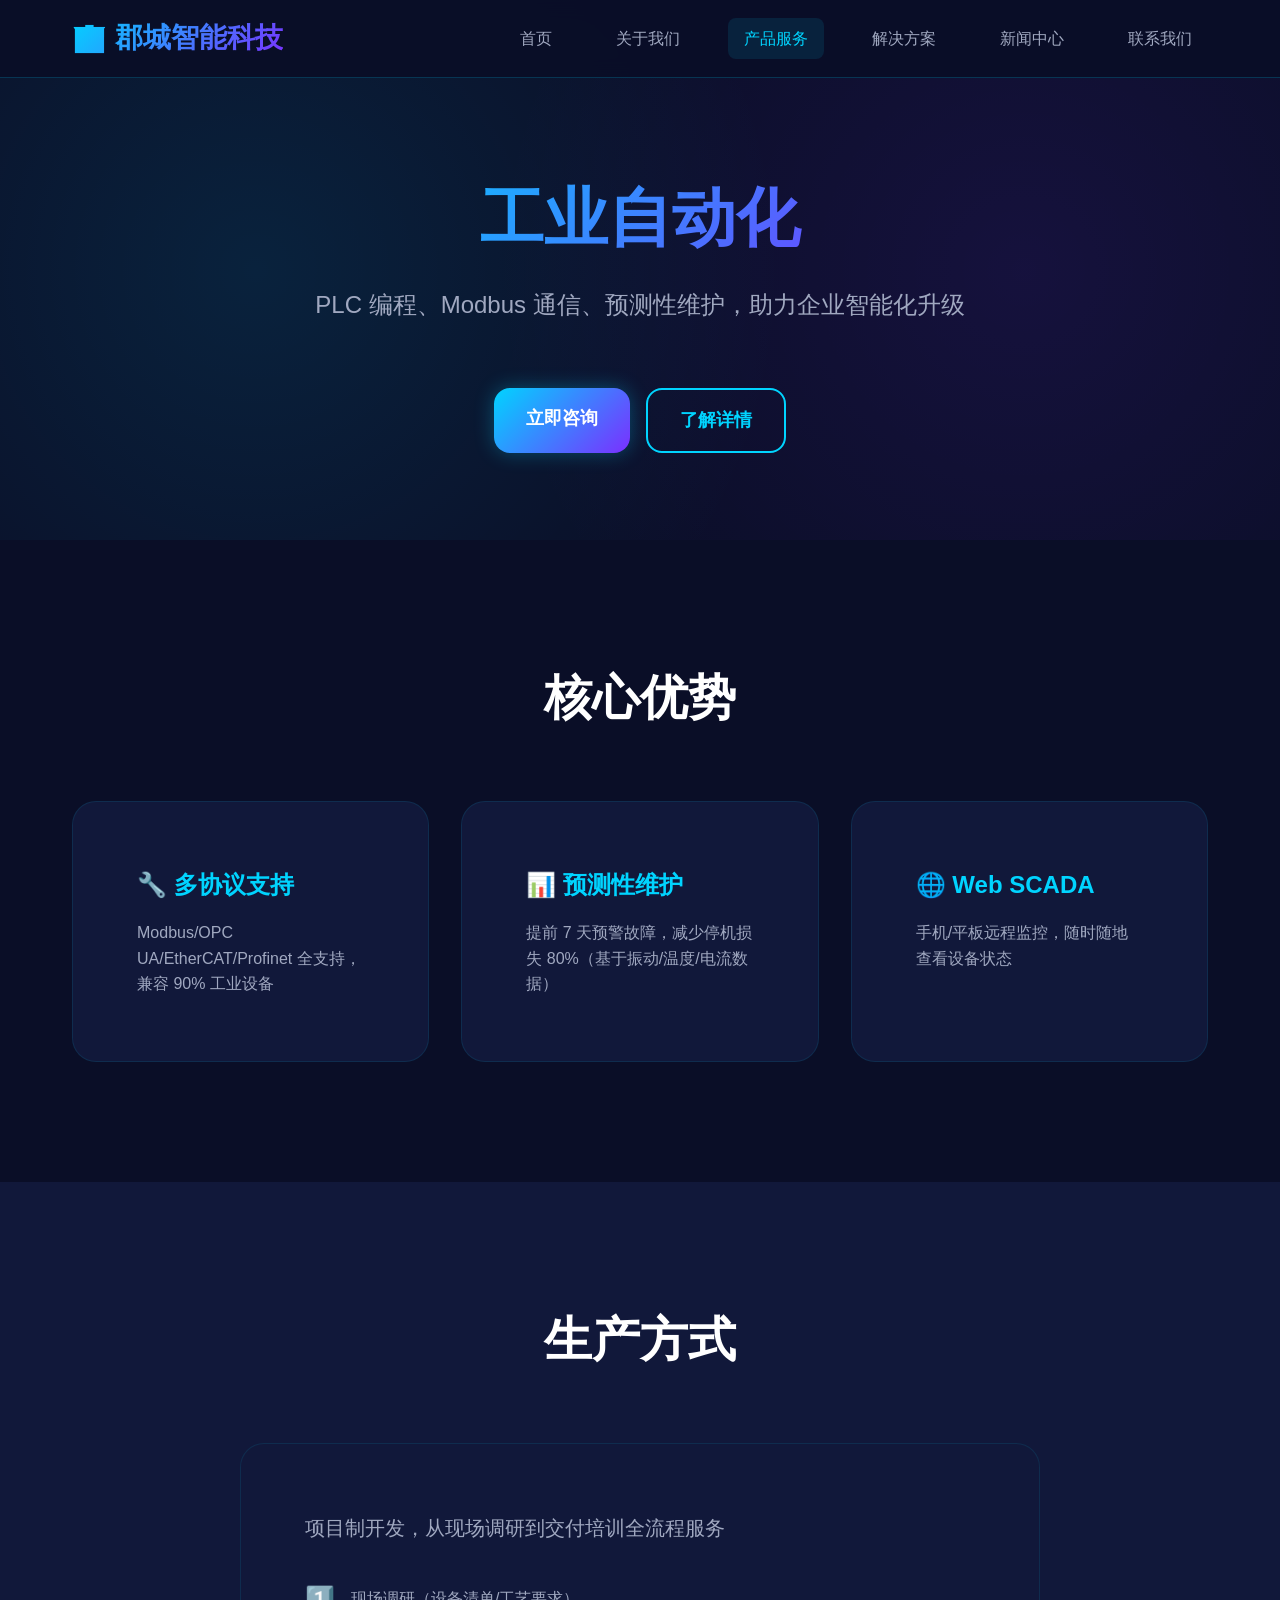
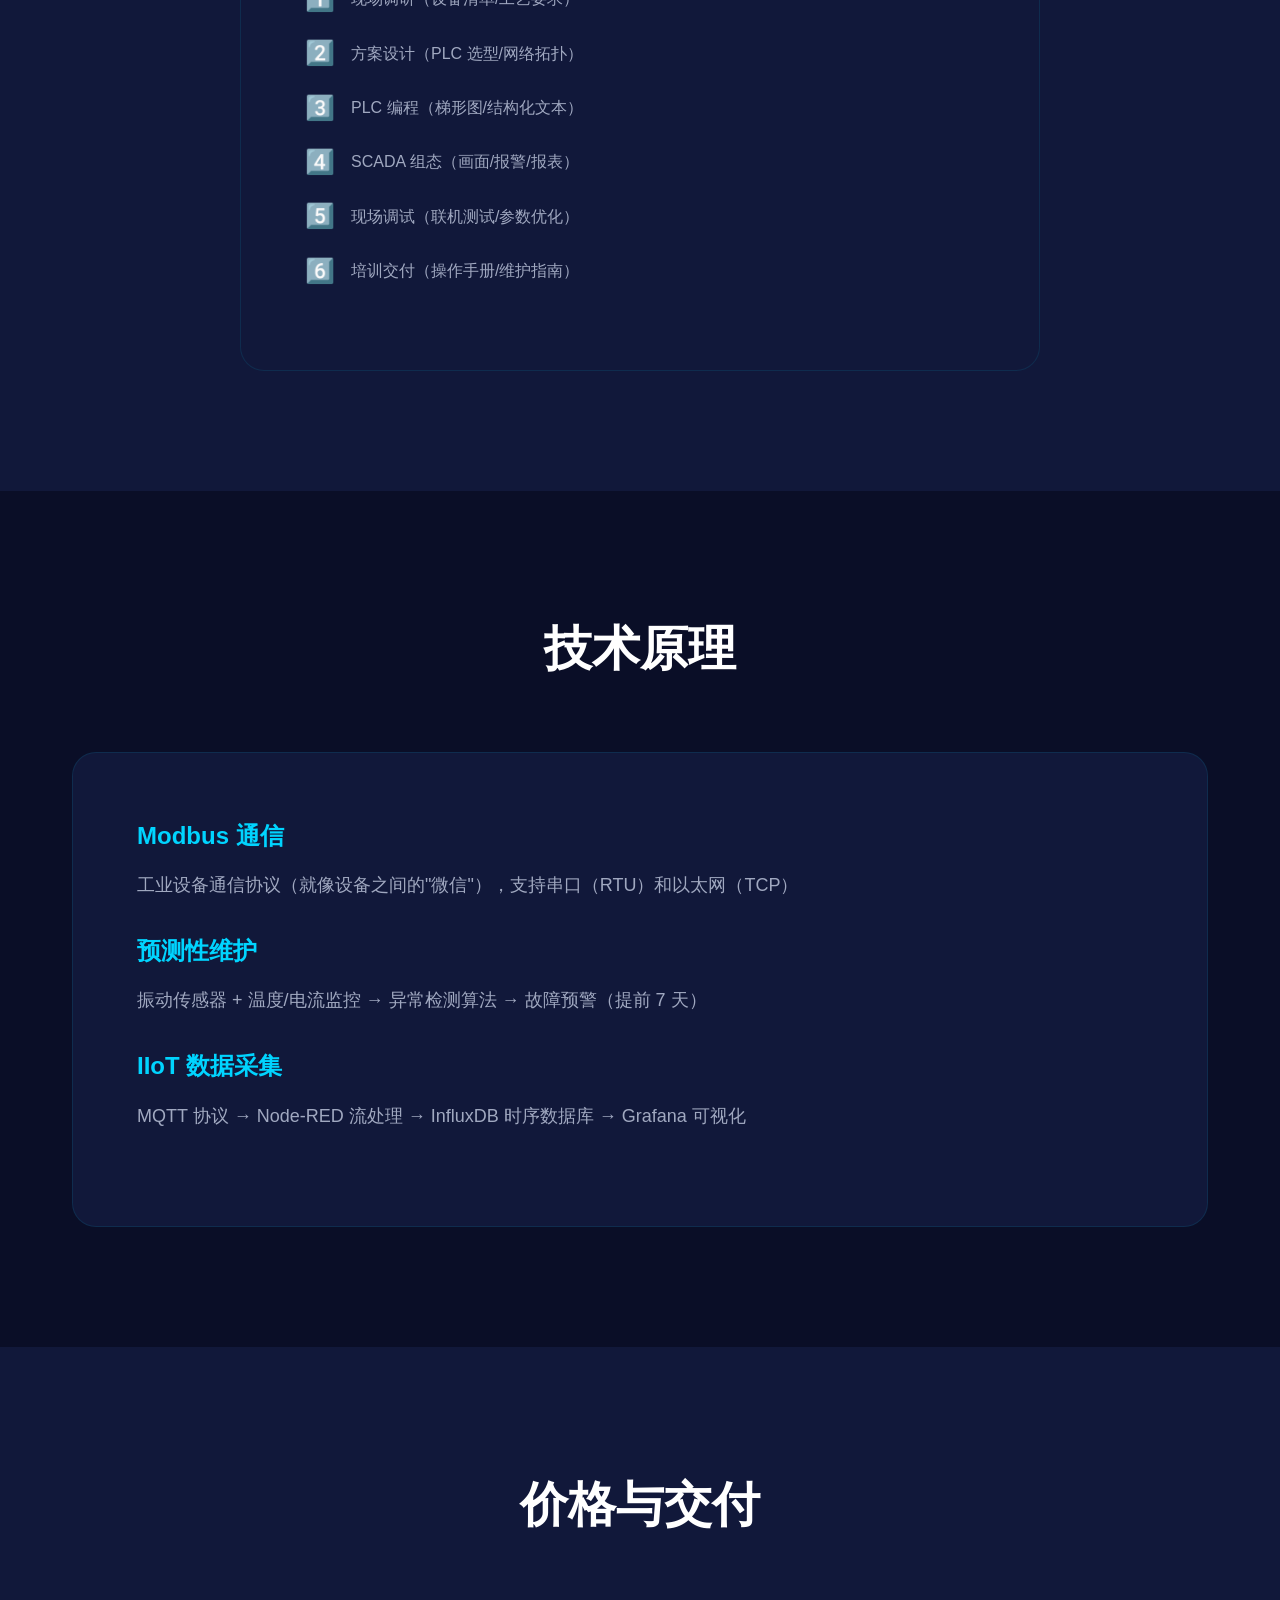
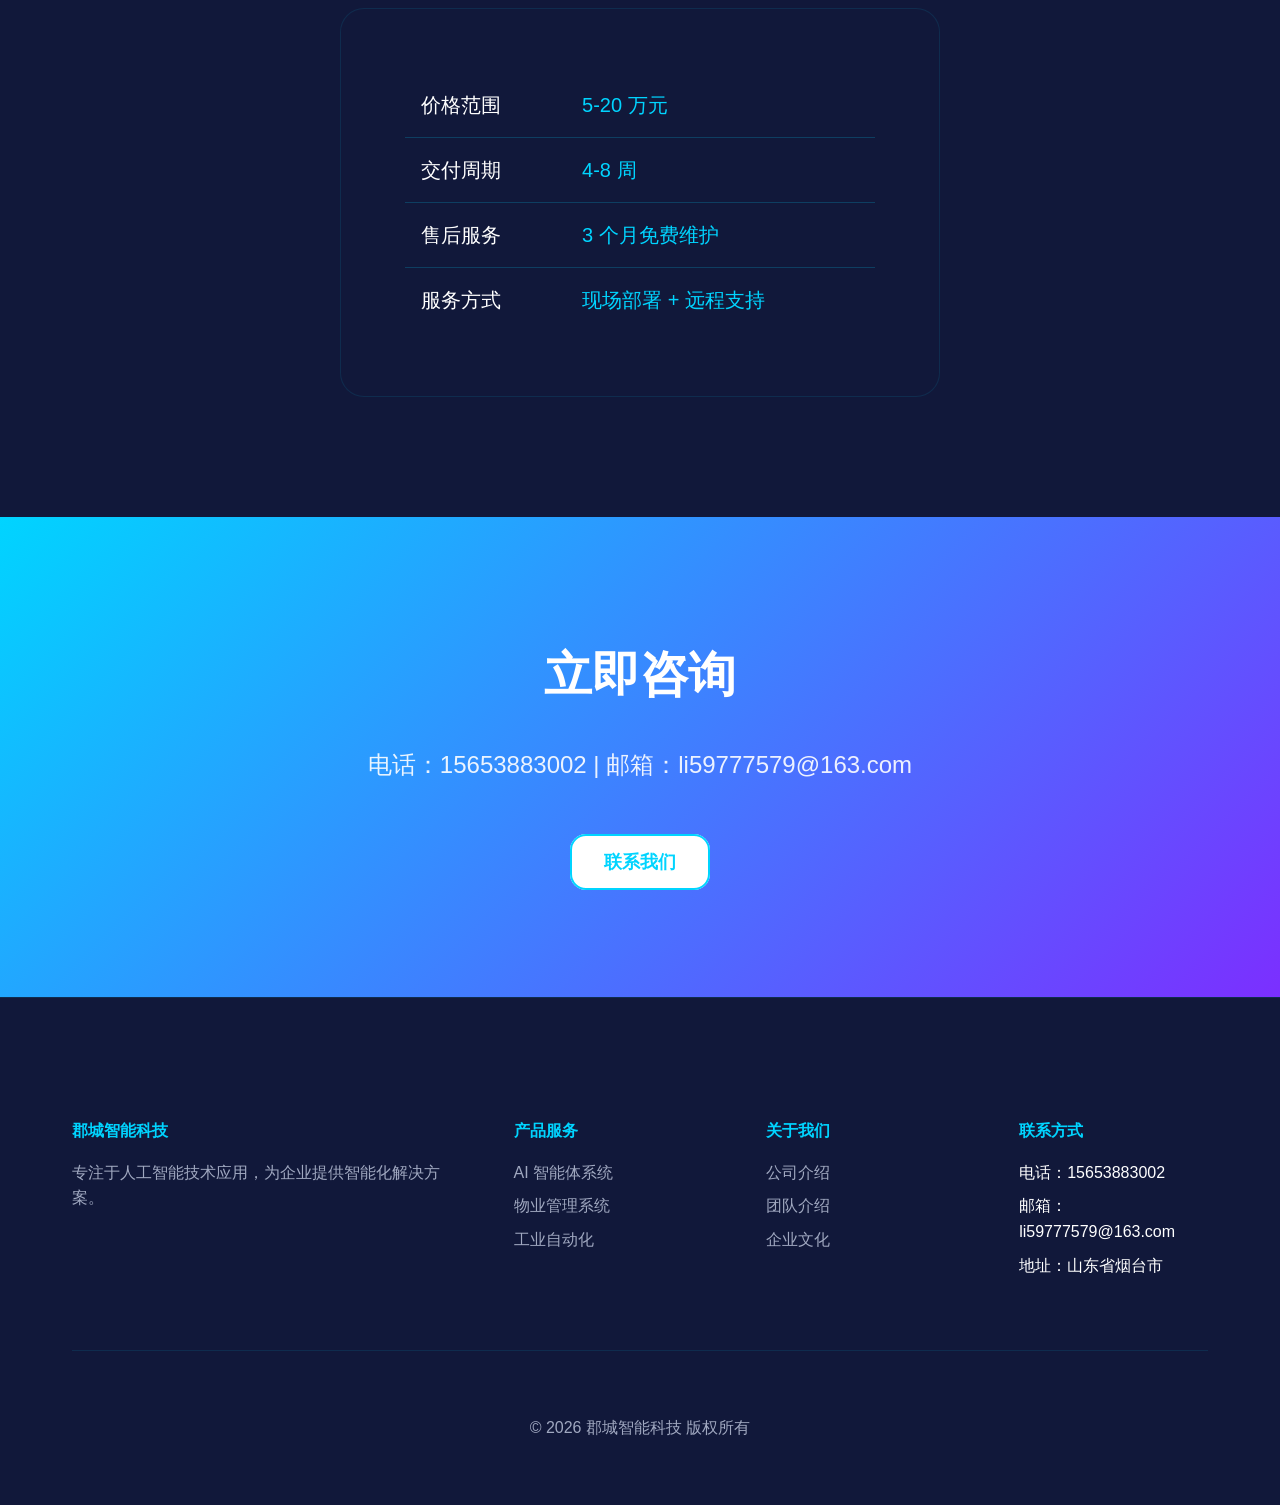
<file: products/industrial.html>
<!DOCTYPE html>
<html lang="zh-CN">
<head>
    <meta charset="UTF-8">
    <meta name="viewport" content="width=device-width, initial-scale=1.0">
    <meta name="description" content="工业自动化 - PLC 编程、Modbus 通信、预测性维护">
    <title>工业自动化 - 郡城智能科技</title>
    <link rel="stylesheet" href="../assets/css/style.css">
</head>
<body>
    <!-- 导航栏 -->
    <nav class="navbar">
        <div class="container">
            <a href="../index.html" class="logo">🏢 郡城智能科技</a>
            <div class="nav-links">
                <a href="../index.html">首页</a>
                <a href="../about/index.html">关于我们</a>
                <a href="index.html" class="active">产品服务</a>
                <a href="../solutions/index.html">解决方案</a>
                <a href="../news/index.html">新闻中心</a>
                <a href="../contact/index.html">联系我们</a>
            </div>
        </div>
    </nav>

    <!-- Hero 区域 -->
    <section class="hero" style="min-height: 60vh;">
        <div class="hero-content">
            <h1>工业自动化</h1>
            <p>PLC 编程、Modbus 通信、预测性维护，助力企业智能化升级</p>
            <div class="hero-buttons">
                <a href="../contact/index.html" class="btn btn-primary">立即咨询</a>
                <a href="#details" class="btn btn-secondary">了解详情</a>
            </div>
        </div>
    </section>

    <!-- 核心优势 -->
    <section class="section" id="details" style="padding: var(--spacing-xl) 0;">
        <div class="container">
            <h2 style="text-align: center; font-size: 48px; margin-bottom: var(--spacing-lg);">核心优势</h2>
            <div class="grid grid-3">
                <div class="card">
                    <h3>🔧 多协议支持</h3>
                    <p>Modbus/OPC UA/EtherCAT/Profinet 全支持，兼容 90% 工业设备</p>
                </div>
                <div class="card">
                    <h3>📊 预测性维护</h3>
                    <p>提前 7 天预警故障，减少停机损失 80%（基于振动/温度/电流数据）</p>
                </div>
                <div class="card">
                    <h3>🌐 Web SCADA</h3>
                    <p>手机/平板远程监控，随时随地查看设备状态</p>
                </div>
            </div>
        </div>
    </section>

    <!-- 生产方式 -->
    <section class="section" style="padding: var(--spacing-xl) 0; background: var(--bg-card);">
        <div class="container">
            <h2 style="text-align: center; font-size: 48px; margin-bottom: var(--spacing-lg);">生产方式</h2>
            <div class="card" style="max-width: 800px; margin: 0 auto;">
                <p style="font-size: 20px; line-height: 2; color: var(--text-muted);">
                    项目制开发，从现场调研到交付培训全流程服务
                </p>
                <div style="margin-top: 32px;">
                    <div style="display: flex; align-items: center; gap: 16px; margin-bottom: 16px;">
                        <span style="font-size: 24px;">1️⃣</span>
                        <p style="flex: 1;">现场调研（设备清单/工艺要求）</p>
                    </div>
                    <div style="display: flex; align-items: center; gap: 16px; margin-bottom: 16px;">
                        <span style="font-size: 24px;">2️⃣</span>
                        <p style="flex: 1;">方案设计（PLC 选型/网络拓扑）</p>
                    </div>
                    <div style="display: flex; align-items: center; gap: 16px; margin-bottom: 16px;">
                        <span style="font-size: 24px;">3️⃣</span>
                        <p style="flex: 1;">PLC 编程（梯形图/结构化文本）</p>
                    </div>
                    <div style="display: flex; align-items: center; gap: 16px; margin-bottom: 16px;">
                        <span style="font-size: 24px;">4️⃣</span>
                        <p style="flex: 1;">SCADA 组态（画面/报警/报表）</p>
                    </div>
                    <div style="display: flex; align-items: center; gap: 16px; margin-bottom: 16px;">
                        <span style="font-size: 24px;">5️⃣</span>
                        <p style="flex: 1;">现场调试（联机测试/参数优化）</p>
                    </div>
                    <div style="display: flex; align-items: center; gap: 16px; margin-bottom: 16px;">
                        <span style="font-size: 24px;">6️⃣</span>
                        <p style="flex: 1;">培训交付（操作手册/维护指南）</p>
                    </div>
                </div>
            </div>
        </div>
    </section>

    <!-- 技术原理 -->
    <section class="section" style="padding: var(--spacing-xl) 0;">
        <div class="container">
            <h2 style="text-align: center; font-size: 48px; margin-bottom: var(--spacing-lg);">技术原理</h2>
            <div class="card">
                <h3 style="color: var(--primary-cyan); font-size: 24px; margin-bottom: 16px;">Modbus 通信</h3>
                <p style="color: var(--text-muted); font-size: 18px; margin-bottom: 32px;">
                    工业设备通信协议（就像设备之间的"微信"），支持串口（RTU）和以太网（TCP）
                </p>
                
                <h3 style="color: var(--primary-cyan); font-size: 24px; margin-bottom: 16px;">预测性维护</h3>
                <p style="color: var(--text-muted); font-size: 18px; margin-bottom: 32px;">
                    振动传感器 + 温度/电流监控 → 异常检测算法 → 故障预警（提前 7 天）
                </p>
                
                <h3 style="color: var(--primary-cyan); font-size: 24px; margin-bottom: 16px;">IIoT 数据采集</h3>
                <p style="color: var(--text-muted); font-size: 18px; margin-bottom: 32px;">
                    MQTT 协议 → Node-RED 流处理 → InfluxDB 时序数据库 → Grafana 可视化
                </p>
            </div>
        </div>
    </section>

    <!-- 价格与交付 -->
    <section class="section" style="padding: var(--spacing-xl) 0; background: var(--bg-card);">
        <div class="container">
            <h2 style="text-align: center; font-size: 48px; margin-bottom: var(--spacing-lg);">价格与交付</h2>
            <div class="card" style="max-width: 600px; margin: 0 auto;">
                <table style="width: 100%; border-collapse: collapse;">
                    <tr style="border-bottom: 1px solid rgba(0, 212, 255, 0.2);">
                        <td style="padding: 16px; font-size: 20px; color: var(--text-white);">价格范围</td>
                        <td style="padding: 16px; font-size: 20px; color: var(--primary-cyan);">5-20 万元</td>
                    </tr>
                    <tr style="border-bottom: 1px solid rgba(0, 212, 255, 0.2);">
                        <td style="padding: 16px; font-size: 20px; color: var(--text-white);">交付周期</td>
                        <td style="padding: 16px; font-size: 20px; color: var(--primary-cyan);">4-8 周</td>
                    </tr>
                    <tr style="border-bottom: 1px solid rgba(0, 212, 255, 0.2);">
                        <td style="padding: 16px; font-size: 20px; color: var(--text-white);">售后服务</td>
                        <td style="padding: 16px; font-size: 20px; color: var(--primary-cyan);">3 个月免费维护</td>
                    </tr>
                    <tr>
                        <td style="padding: 16px; font-size: 20px; color: var(--text-white);">服务方式</td>
                        <td style="padding: 16px; font-size: 20px; color: var(--primary-cyan);">现场部署 + 远程支持</td>
                    </tr>
                </table>
            </div>
        </div>
    </section>

    <!-- 【优化窗口】客户案例板块 - 等真实客户后添加 -->
    <!-- 位置：价格与交付 之后，CTA 之前 -->
    <!-- 建议内容：客户 Logo 墙 + 证言轮播 -->

    <!-- CTA -->
    <section class="section" style="padding: var(--spacing-xl) 0; background: var(--gradient-main);">
        <div class="container" style="text-align: center;">
            <h2 style="font-size: 48px; margin-bottom: var(--spacing-md);">立即咨询</h2>
            <p style="font-size: 24px; margin-bottom: var(--spacing-lg); opacity: 0.9;">
                电话：15653883002 | 邮箱：li59777579@163.com
            </p>
            <a href="../contact/index.html" class="btn btn-secondary" style="background: white; color: var(--primary-cyan);">联系我们</a>
        </div>
    </section>

    <!-- 页脚 -->
    <footer class="footer">
        <div class="container">
            <div class="footer-content">
                <div class="footer-section">
                    <h4>郡城智能科技</h4>
                    <p style="color: var(--text-muted); margin-top: 16px;">
                        专注于人工智能技术应用，为企业提供智能化解决方案。
                    </p>
                </div>
                <div class="footer-section">
                    <h4>产品服务</h4>
                    <ul>
                        <li><a href="ai-agent.html">AI 智能体系统</a></li>
                        <li><a href="property-mgmt.html">物业管理系统</a></li>
                        <li><a href="industrial.html">工业自动化</a></li>
                    </ul>
                </div>
                <div class="footer-section">
                    <h4>关于我们</h4>
                    <ul>
                        <li><a href="../about/index.html">公司介绍</a></li>
                        <li><a href="../about/team.html">团队介绍</a></li>
                        <li><a href="../about/culture.html">企业文化</a></li>
                    </ul>
                </div>
                <div class="footer-section">
                    <h4>联系方式</h4>
                    <ul>
                        <li>电话：15653883002</li>
                        <li>邮箱：li59777579@163.com</li>
                        <li>地址：山东省烟台市</li>
                    </ul>
                </div>
            </div>
            <div class="footer-bottom">
                <p>&copy; 2026 郡城智能科技 版权所有</p>
            </div>
        </div>
    </footer>

    <script src="../assets/js/main.js"></script>
</body>
</html>
</file>
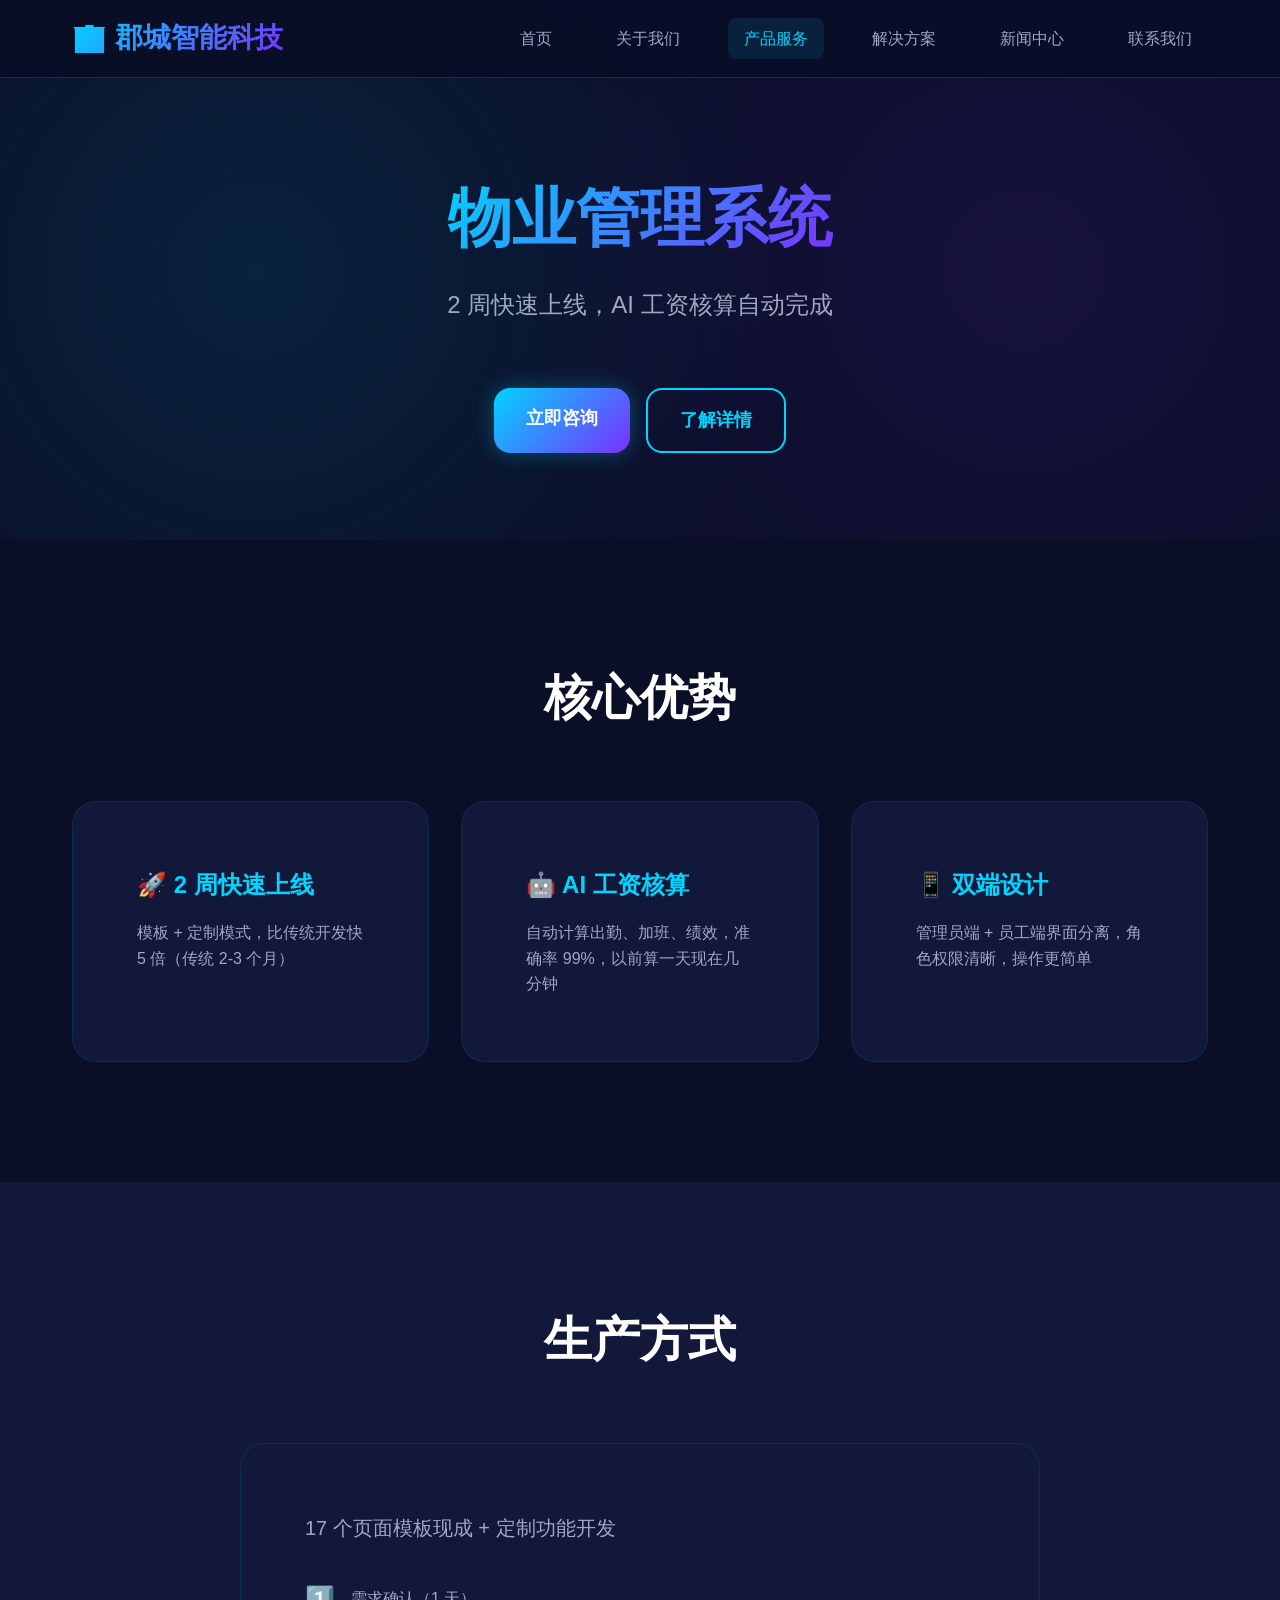
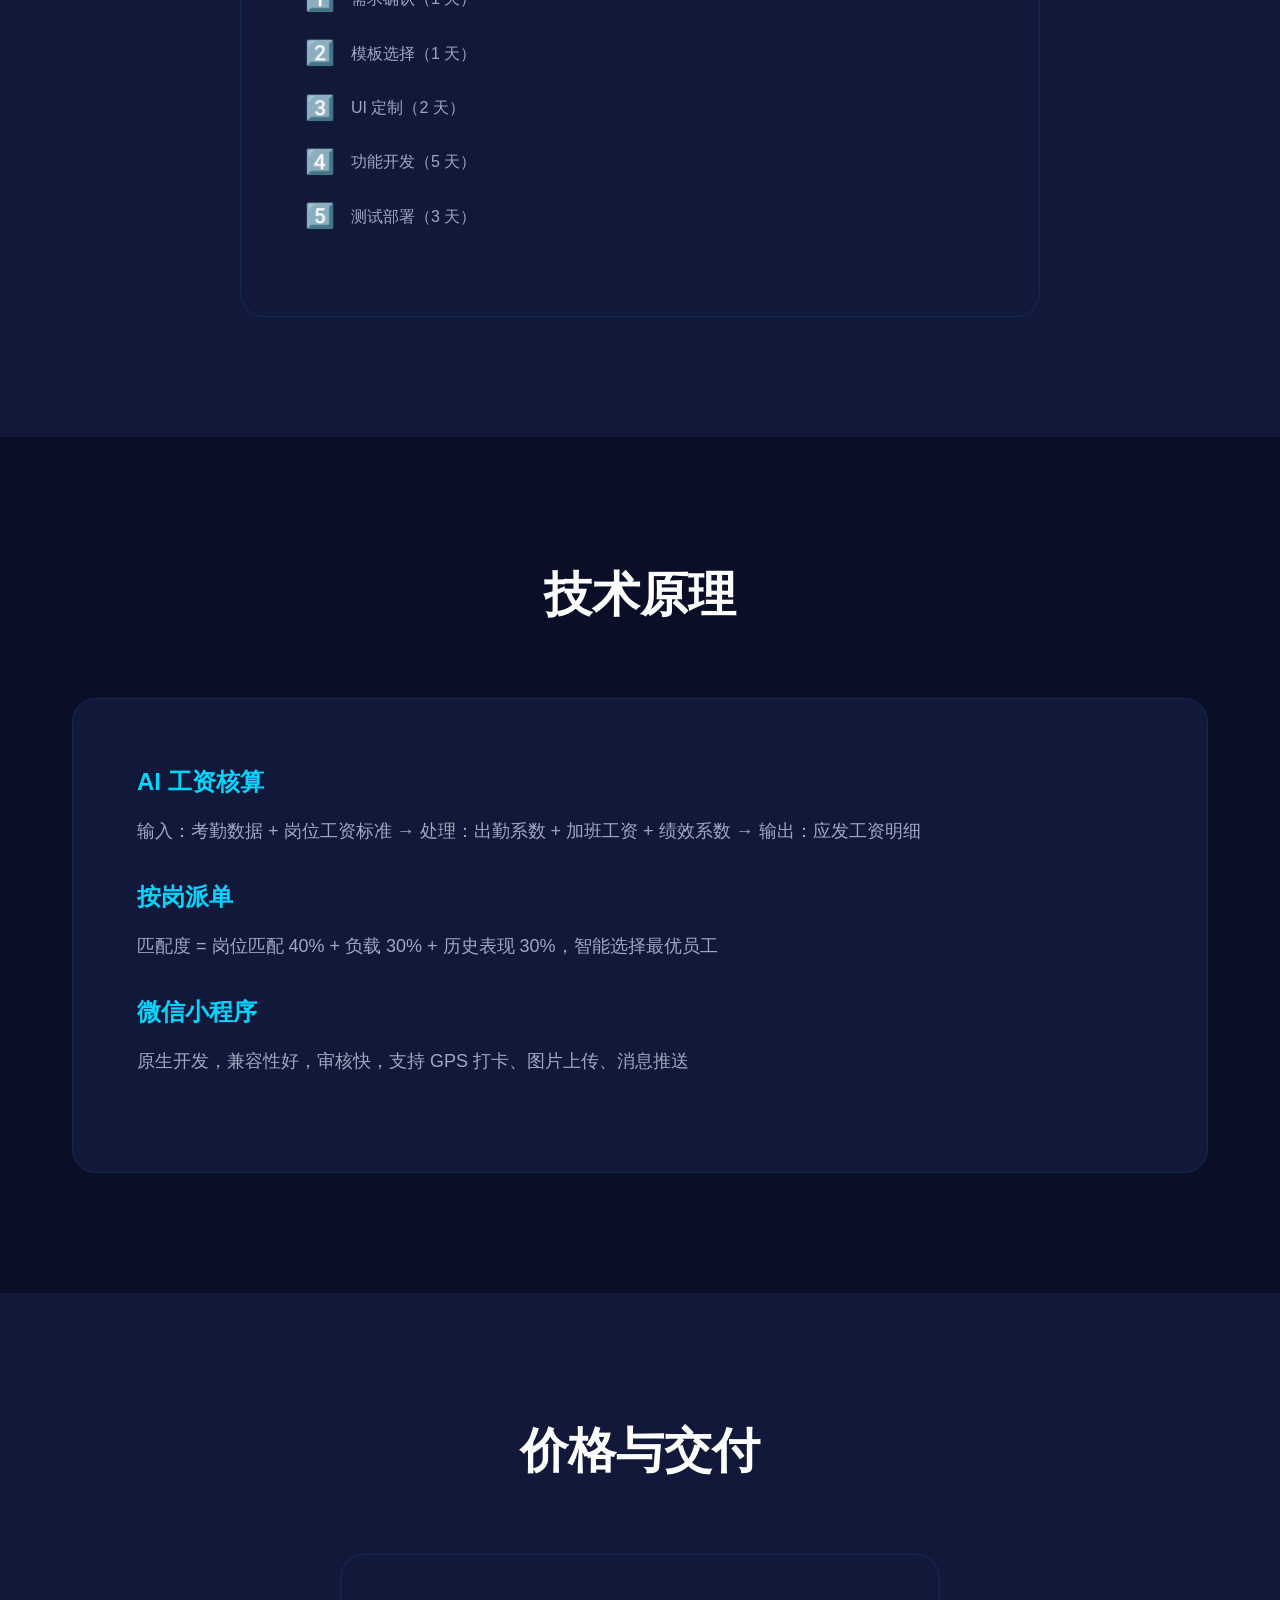
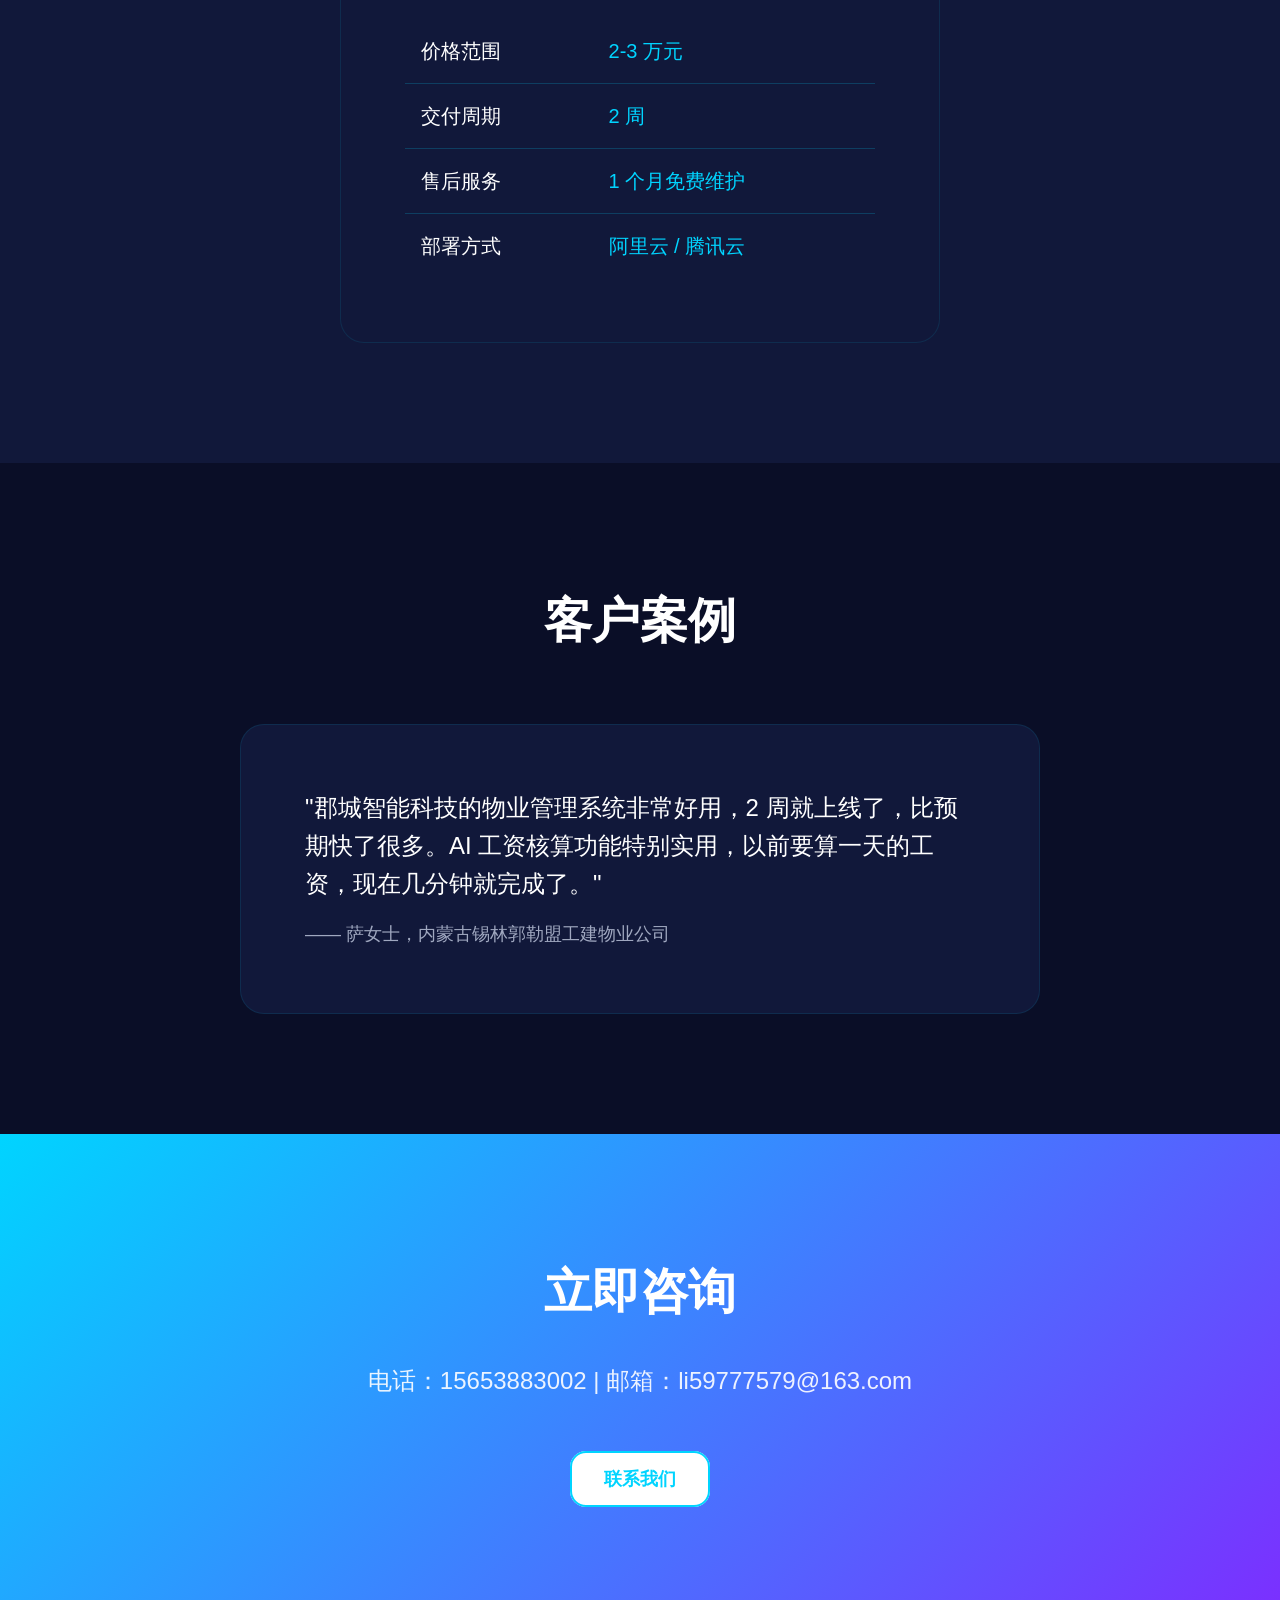
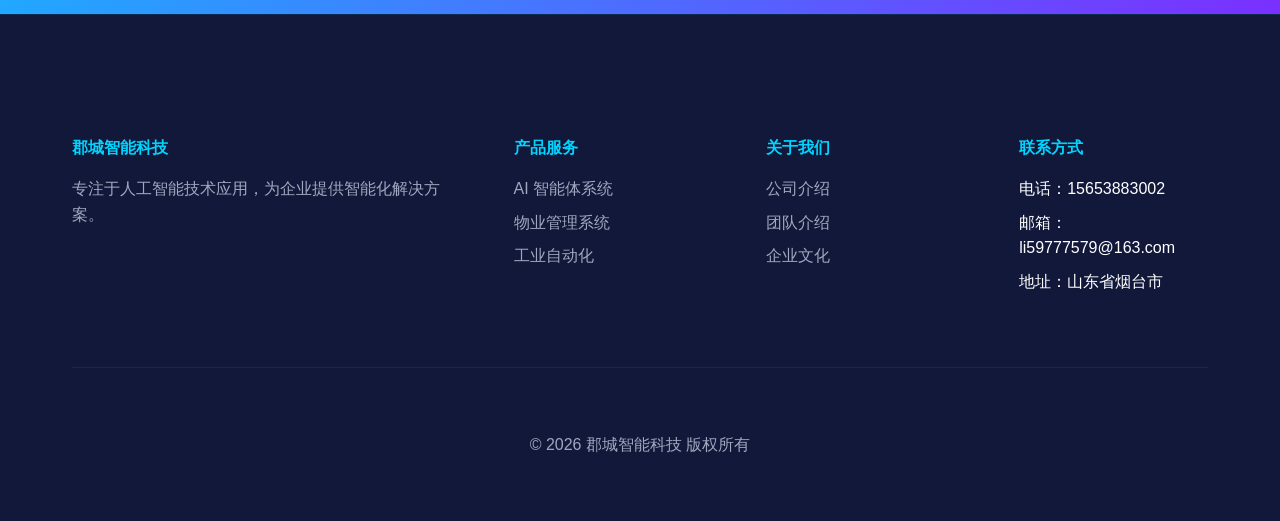
<file: products/property-mgmt.html>
<!DOCTYPE html>
<html lang="zh-CN">
<head>
    <meta charset="UTF-8">
    <meta name="viewport" content="width=device-width, initial-scale=1.0">
    <meta name="description" content="物业管理系统 - 2 周快速上线，AI 工资核算自动完成">
    <title>物业管理系统 - 郡城智能科技</title>
    <link rel="stylesheet" href="../assets/css/style.css">
</head>
<body>
    <!-- 导航栏 -->
    <nav class="navbar">
        <div class="container">
            <a href="../index.html" class="logo">🏢 郡城智能科技</a>
            <div class="nav-links">
                <a href="../index.html">首页</a>
                <a href="../about/index.html">关于我们</a>
                <a href="index.html" class="active">产品服务</a>
                <a href="../solutions/index.html">解决方案</a>
                <a href="../news/index.html">新闻中心</a>
                <a href="../contact/index.html">联系我们</a>
            </div>
        </div>
    </nav>

    <!-- Hero 区域 -->
    <section class="hero" style="min-height: 60vh;">
        <div class="hero-content">
            <h1>物业管理系统</h1>
            <p>2 周快速上线，AI 工资核算自动完成</p>
            <div class="hero-buttons">
                <a href="../contact/index.html" class="btn btn-primary">立即咨询</a>
                <a href="#details" class="btn btn-secondary">了解详情</a>
            </div>
        </div>
    </section>

    <!-- 核心优势 -->
    <section class="section" id="details" style="padding: var(--spacing-xl) 0;">
        <div class="container">
            <h2 style="text-align: center; font-size: 48px; margin-bottom: var(--spacing-lg);">核心优势</h2>
            <div class="grid grid-3">
                <div class="card">
                    <h3>🚀 2 周快速上线</h3>
                    <p>模板 + 定制模式，比传统开发快 5 倍（传统 2-3 个月）</p>
                </div>
                <div class="card">
                    <h3>🤖 AI 工资核算</h3>
                    <p>自动计算出勤、加班、绩效，准确率 99%，以前算一天现在几分钟</p>
                </div>
                <div class="card">
                    <h3>📱 双端设计</h3>
                    <p>管理员端 + 员工端界面分离，角色权限清晰，操作更简单</p>
                </div>
            </div>
        </div>
    </section>

    <!-- 生产方式 -->
    <section class="section" style="padding: var(--spacing-xl) 0; background: var(--bg-card);">
        <div class="container">
            <h2 style="text-align: center; font-size: 48px; margin-bottom: var(--spacing-lg);">生产方式</h2>
            <div class="card" style="max-width: 800px; margin: 0 auto;">
                <p style="font-size: 20px; line-height: 2; color: var(--text-muted);">
                    17 个页面模板现成 + 定制功能开发
                </p>
                <div style="margin-top: 32px;">
                    <div style="display: flex; align-items: center; gap: 16px; margin-bottom: 16px;">
                        <span style="font-size: 24px;">1️⃣</span>
                        <p style="flex: 1;">需求确认（1 天）</p>
                    </div>
                    <div style="display: flex; align-items: center; gap: 16px; margin-bottom: 16px;">
                        <span style="font-size: 24px;">2️⃣</span>
                        <p style="flex: 1;">模板选择（1 天）</p>
                    </div>
                    <div style="display: flex; align-items: center; gap: 16px; margin-bottom: 16px;">
                        <span style="font-size: 24px;">3️⃣</span>
                        <p style="flex: 1;">UI 定制（2 天）</p>
                    </div>
                    <div style="display: flex; align-items: center; gap: 16px; margin-bottom: 16px;">
                        <span style="font-size: 24px;">4️⃣</span>
                        <p style="flex: 1;">功能开发（5 天）</p>
                    </div>
                    <div style="display: flex; align-items: center; gap: 16px; margin-bottom: 16px;">
                        <span style="font-size: 24px;">5️⃣</span>
                        <p style="flex: 1;">测试部署（3 天）</p>
                    </div>
                </div>
            </div>
        </div>
    </section>

    <!-- 技术原理 -->
    <section class="section" style="padding: var(--spacing-xl) 0;">
        <div class="container">
            <h2 style="text-align: center; font-size: 48px; margin-bottom: var(--spacing-lg);">技术原理</h2>
            <div class="card">
                <h3 style="color: var(--primary-cyan); font-size: 24px; margin-bottom: 16px;">AI 工资核算</h3>
                <p style="color: var(--text-muted); font-size: 18px; margin-bottom: 32px;">
                    输入：考勤数据 + 岗位工资标准 → 处理：出勤系数 + 加班工资 + 绩效系数 → 输出：应发工资明细
                </p>
                
                <h3 style="color: var(--primary-cyan); font-size: 24px; margin-bottom: 16px;">按岗派单</h3>
                <p style="color: var(--text-muted); font-size: 18px; margin-bottom: 32px;">
                    匹配度 = 岗位匹配 40% + 负载 30% + 历史表现 30%，智能选择最优员工
                </p>
                
                <h3 style="color: var(--primary-cyan); font-size: 24px; margin-bottom: 16px;">微信小程序</h3>
                <p style="color: var(--text-muted); font-size: 18px; margin-bottom: 32px;">
                    原生开发，兼容性好，审核快，支持 GPS 打卡、图片上传、消息推送
                </p>
            </div>
        </div>
    </section>

    <!-- 价格与交付 -->
    <section class="section" style="padding: var(--spacing-xl) 0; background: var(--bg-card);">
        <div class="container">
            <h2 style="text-align: center; font-size: 48px; margin-bottom: var(--spacing-lg);">价格与交付</h2>
            <div class="card" style="max-width: 600px; margin: 0 auto;">
                <table style="width: 100%; border-collapse: collapse;">
                    <tr style="border-bottom: 1px solid rgba(0, 212, 255, 0.2);">
                        <td style="padding: 16px; font-size: 20px; color: var(--text-white);">价格范围</td>
                        <td style="padding: 16px; font-size: 20px; color: var(--primary-cyan);">2-3 万元</td>
                    </tr>
                    <tr style="border-bottom: 1px solid rgba(0, 212, 255, 0.2);">
                        <td style="padding: 16px; font-size: 20px; color: var(--text-white);">交付周期</td>
                        <td style="padding: 16px; font-size: 20px; color: var(--primary-cyan);">2 周</td>
                    </tr>
                    <tr style="border-bottom: 1px solid rgba(0, 212, 255, 0.2);">
                        <td style="padding: 16px; font-size: 20px; color: var(--text-white);">售后服务</td>
                        <td style="padding: 16px; font-size: 20px; color: var(--primary-cyan);">1 个月免费维护</td>
                    </tr>
                    <tr>
                        <td style="padding: 16px; font-size: 20px; color: var(--text-white);">部署方式</td>
                        <td style="padding: 16px; font-size: 20px; color: var(--primary-cyan);">阿里云 / 腾讯云</td>
                    </tr>
                </table>
            </div>
        </div>
    </section>

    <!-- 客户案例 -->
    <section class="section" style="padding: var(--spacing-xl) 0;">
        <div class="container">
            <h2 style="text-align: center; font-size: 48px; margin-bottom: var(--spacing-lg);">客户案例</h2>
            <div class="card" style="max-width: 800px; margin: 0 auto;">
                <p style="font-size: 24px; color: var(--text-white); margin-bottom: 16px;">
                    "郡城智能科技的物业管理系统非常好用，2 周就上线了，比预期快了很多。AI 工资核算功能特别实用，以前要算一天的工资，现在几分钟就完成了。"
                </p>
                <p style="font-size: 18px; color: var(--text-muted);">
                    —— 萨女士，内蒙古锡林郭勒盟工建物业公司
                </p>
            </div>
        </div>
    </section>

    <!-- CTA -->
    <section class="section" style="padding: var(--spacing-xl) 0; background: var(--gradient-main);">
        <div class="container" style="text-align: center;">
            <h2 style="font-size: 48px; margin-bottom: var(--spacing-md);">立即咨询</h2>
            <p style="font-size: 24px; margin-bottom: var(--spacing-lg); opacity: 0.9;">
                电话：15653883002 | 邮箱：li59777579@163.com
            </p>
            <a href="../contact/index.html" class="btn btn-secondary" style="background: white; color: var(--primary-cyan);">联系我们</a>
        </div>
    </section>

    <!-- 页脚 -->
    <footer class="footer">
        <div class="container">
            <div class="footer-content">
                <div class="footer-section">
                    <h4>郡城智能科技</h4>
                    <p style="color: var(--text-muted); margin-top: 16px;">
                        专注于人工智能技术应用，为企业提供智能化解决方案。
                    </p>
                </div>
                <div class="footer-section">
                    <h4>产品服务</h4>
                    <ul>
                        <li><a href="ai-agent.html">AI 智能体系统</a></li>
                        <li><a href="property-mgmt.html">物业管理系统</a></li>
                        <li><a href="industrial.html">工业自动化</a></li>
                    </ul>
                </div>
                <div class="footer-section">
                    <h4>关于我们</h4>
                    <ul>
                        <li><a href="../about/index.html">公司介绍</a></li>
                        <li><a href="../about/team.html">团队介绍</a></li>
                        <li><a href="../about/culture.html">企业文化</a></li>
                    </ul>
                </div>
                <div class="footer-section">
                    <h4>联系方式</h4>
                    <ul>
                        <li>电话：15653883002</li>
                        <li>邮箱：li59777579@163.com</li>
                        <li>地址：山东省烟台市</li>
                    </ul>
                </div>
            </div>
            <div class="footer-bottom">
                <p>&copy; 2026 郡城智能科技 版权所有</p>
            </div>
        </div>
    </footer>

    <script src="../assets/js/main.js"></script>
</body>
</html>
</file>
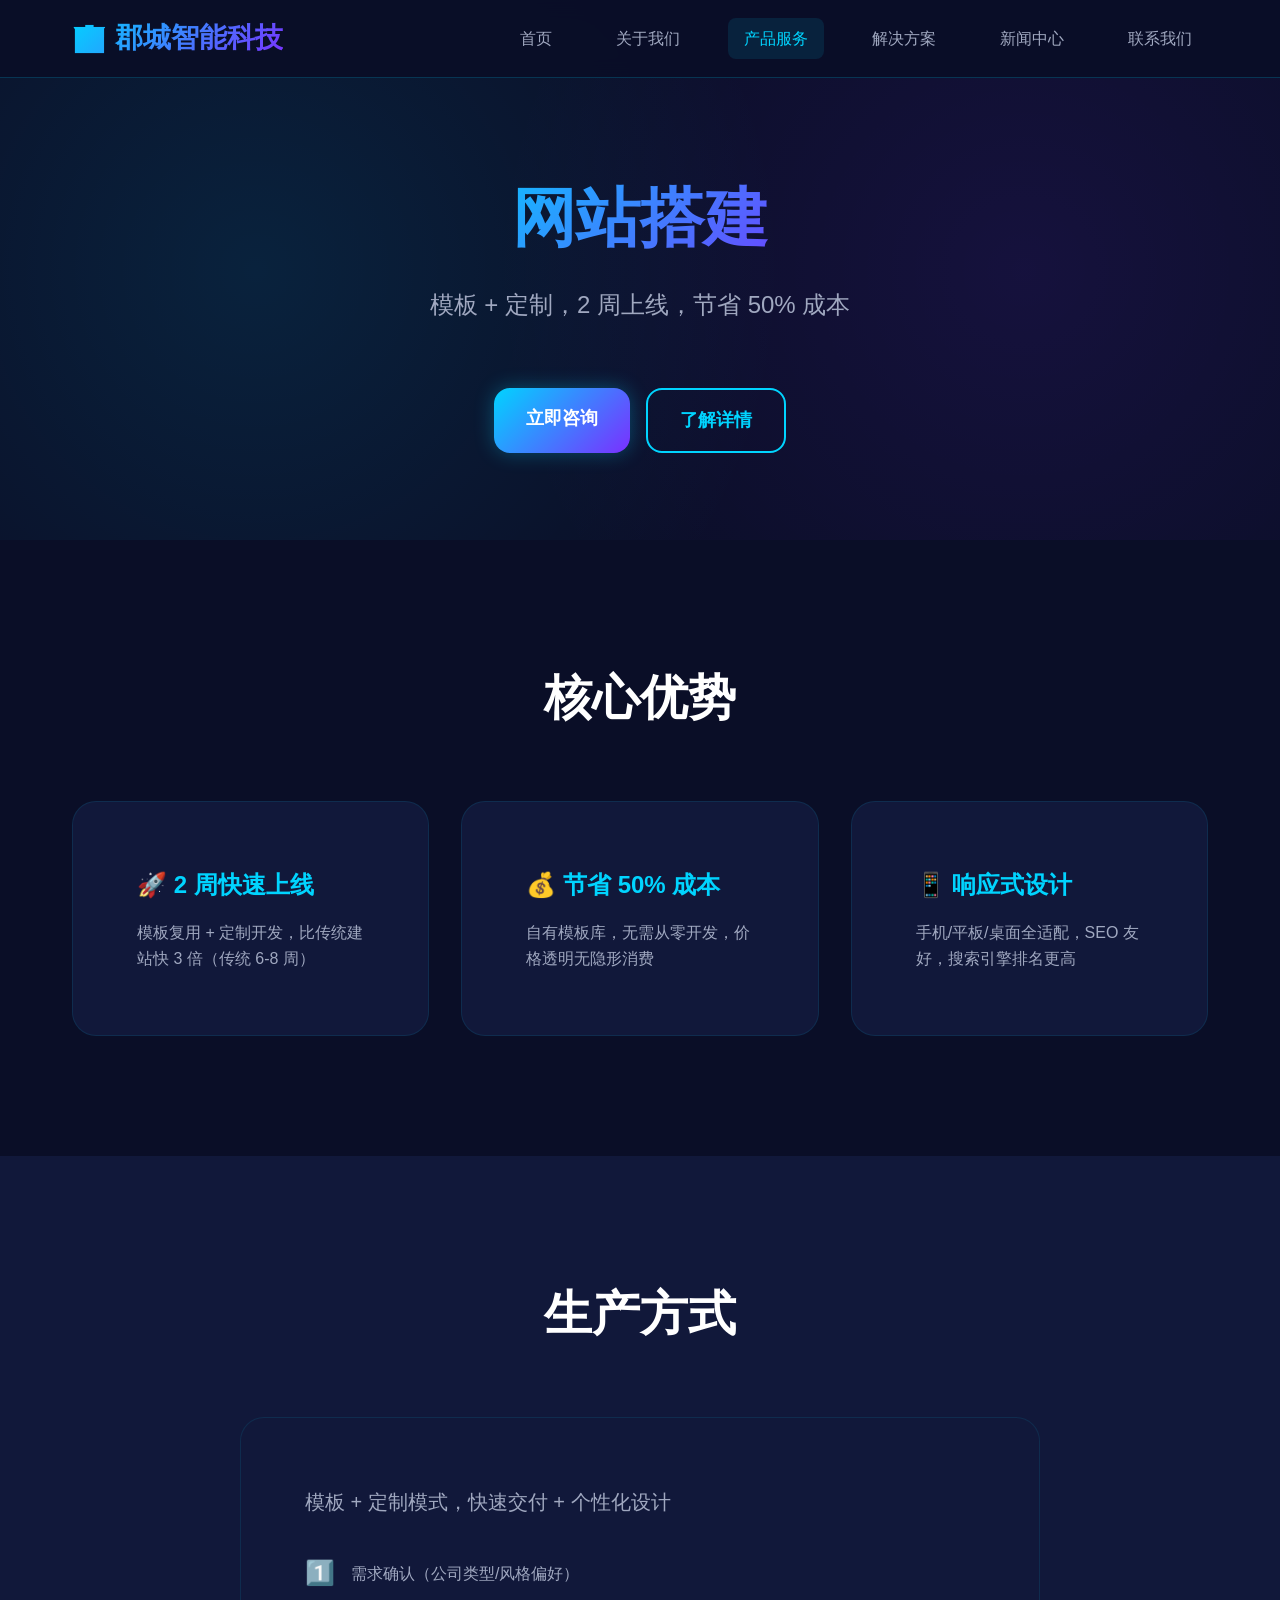
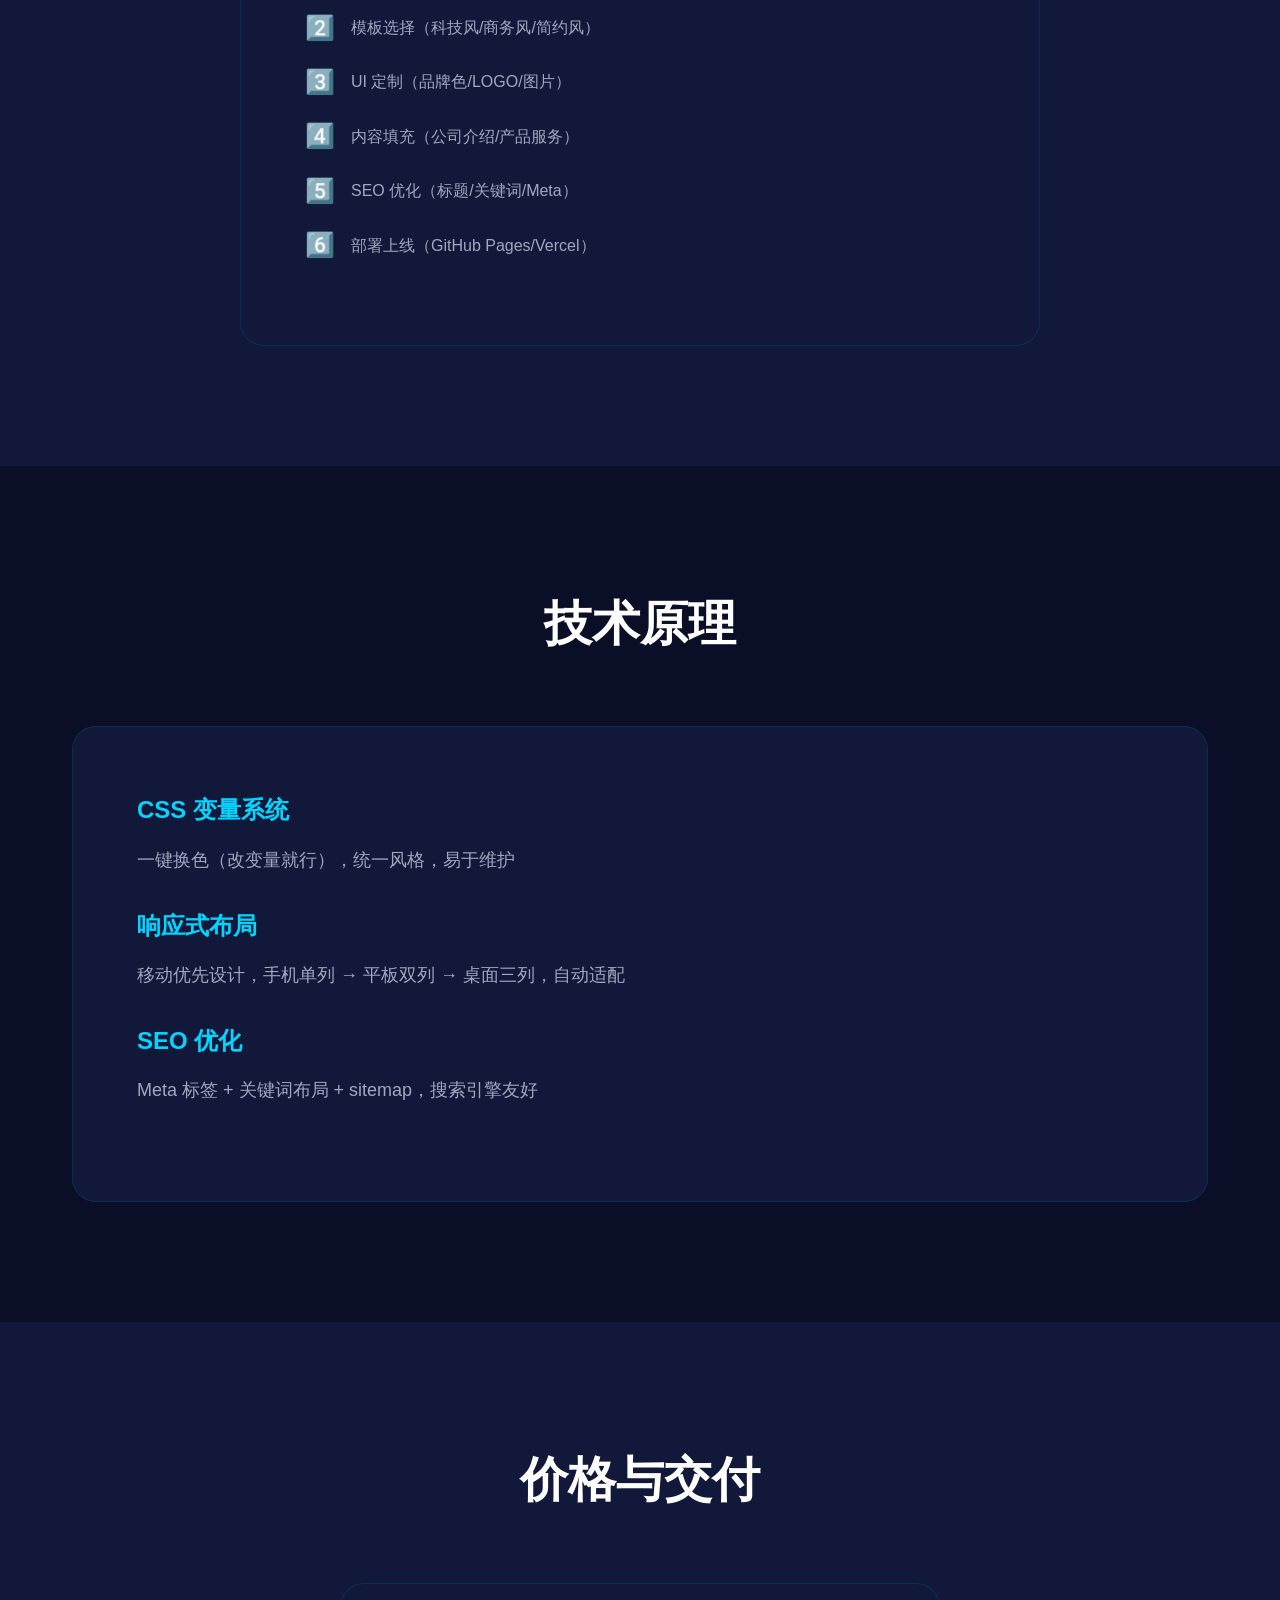
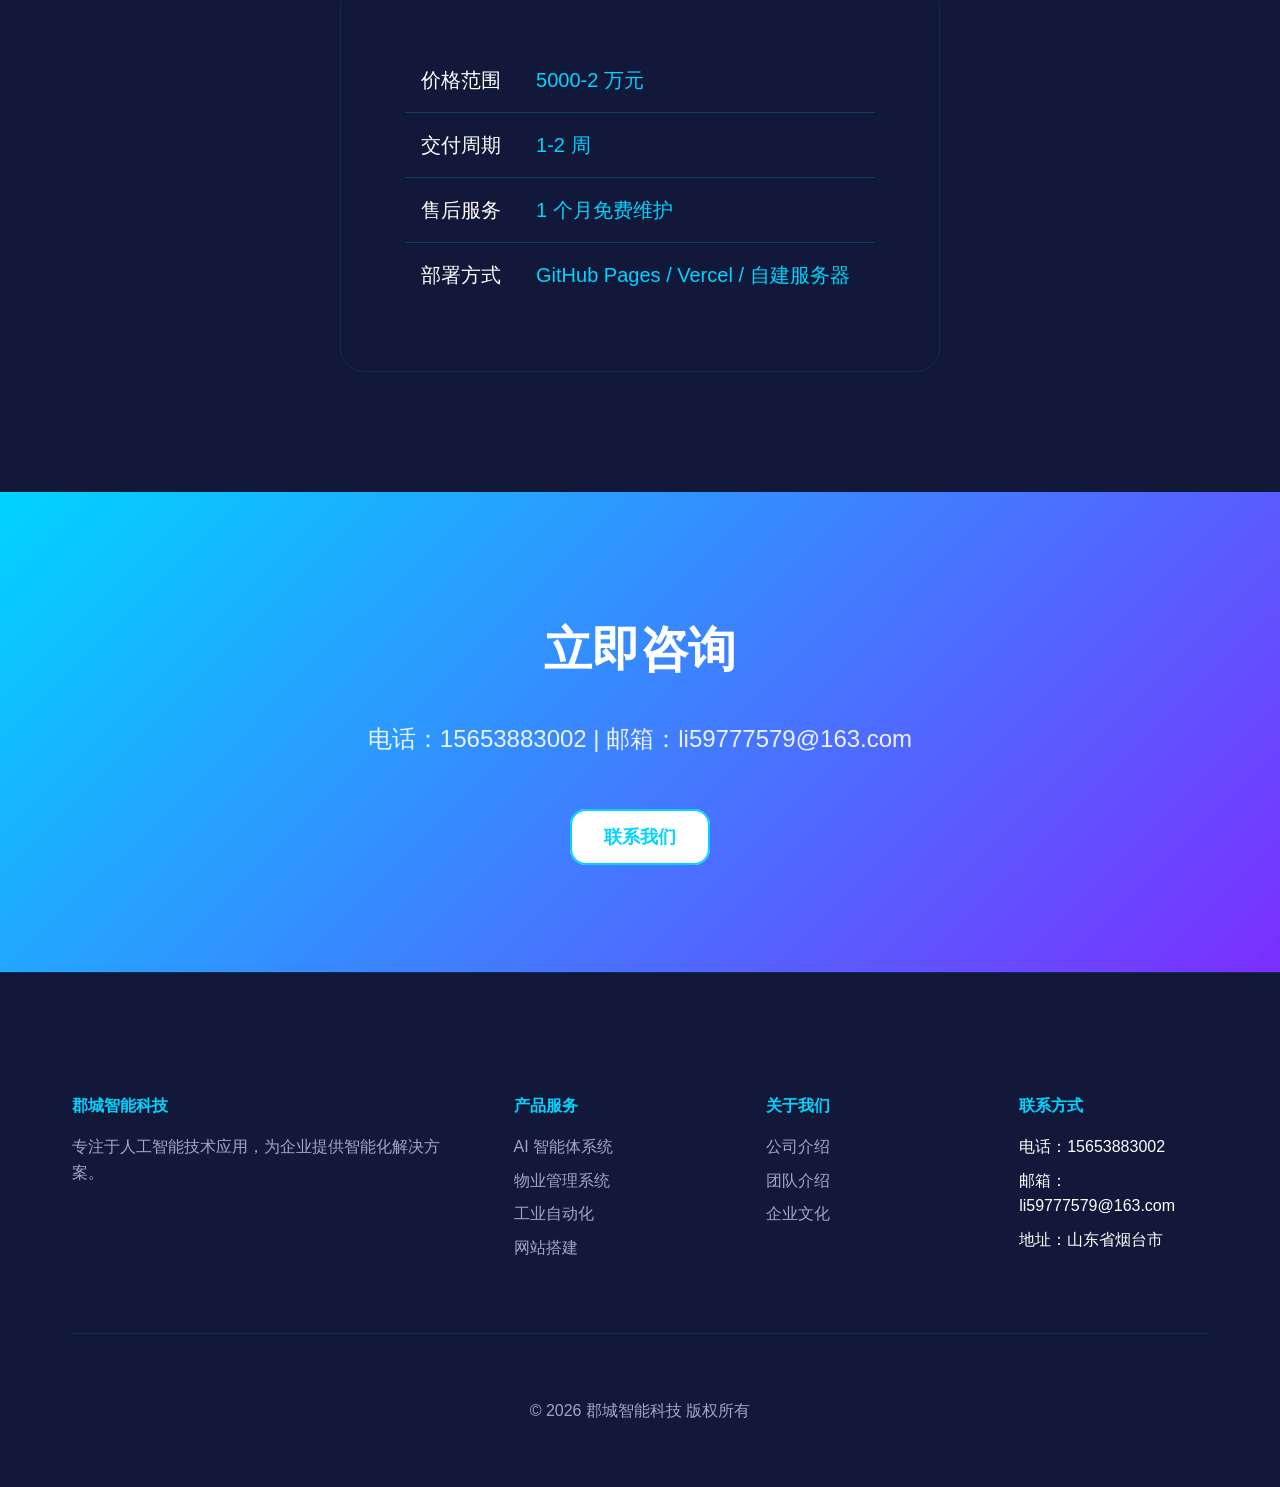
<file: products/website.html>
<!DOCTYPE html>
<html lang="zh-CN">
<head>
    <meta charset="UTF-8">
    <meta name="viewport" content="width=device-width, initial-scale=1.0">
    <meta name="description" content="网站搭建 - 模板 + 定制，2 周上线，节省 50% 成本">
    <title>网站搭建 - 郡城智能科技</title>
    <link rel="stylesheet" href="../assets/css/style.css">
</head>
<body>
    <!-- 导航栏 -->
    <nav class="navbar">
        <div class="container">
            <a href="../index.html" class="logo">🏢 郡城智能科技</a>
            <div class="nav-links">
                <a href="../index.html">首页</a>
                <a href="../about/index.html">关于我们</a>
                <a href="index.html" class="active">产品服务</a>
                <a href="../solutions/index.html">解决方案</a>
                <a href="../news/index.html">新闻中心</a>
                <a href="../contact/index.html">联系我们</a>
            </div>
        </div>
    </nav>

    <!-- Hero 区域 -->
    <section class="hero" style="min-height: 60vh;">
        <div class="hero-content">
            <h1>网站搭建</h1>
            <p>模板 + 定制，2 周上线，节省 50% 成本</p>
            <div class="hero-buttons">
                <a href="../contact/index.html" class="btn btn-primary">立即咨询</a>
                <a href="#details" class="btn btn-secondary">了解详情</a>
            </div>
        </div>
    </section>

    <!-- 核心优势 -->
    <section class="section" id="details" style="padding: var(--spacing-xl) 0;">
        <div class="container">
            <h2 style="text-align: center; font-size: 48px; margin-bottom: var(--spacing-lg);">核心优势</h2>
            <div class="grid grid-3">
                <div class="card">
                    <h3>🚀 2 周快速上线</h3>
                    <p>模板复用 + 定制开发，比传统建站快 3 倍（传统 6-8 周）</p>
                </div>
                <div class="card">
                    <h3>💰 节省 50% 成本</h3>
                    <p>自有模板库，无需从零开发，价格透明无隐形消费</p>
                </div>
                <div class="card">
                    <h3>📱 响应式设计</h3>
                    <p>手机/平板/桌面全适配，SEO 友好，搜索引擎排名更高</p>
                </div>
            </div>
        </div>
    </section>

    <!-- 生产方式 -->
    <section class="section" style="padding: var(--spacing-xl) 0; background: var(--bg-card);">
        <div class="container">
            <h2 style="text-align: center; font-size: 48px; margin-bottom: var(--spacing-lg);">生产方式</h2>
            <div class="card" style="max-width: 800px; margin: 0 auto;">
                <p style="font-size: 20px; line-height: 2; color: var(--text-muted);">
                    模板 + 定制模式，快速交付 + 个性化设计
                </p>
                <div style="margin-top: 32px;">
                    <div style="display: flex; align-items: center; gap: 16px; margin-bottom: 16px;">
                        <span style="font-size: 24px;">1️⃣</span>
                        <p style="flex: 1;">需求确认（公司类型/风格偏好）</p>
                    </div>
                    <div style="display: flex; align-items: center; gap: 16px; margin-bottom: 16px;">
                        <span style="font-size: 24px;">2️⃣</span>
                        <p style="flex: 1;">模板选择（科技风/商务风/简约风）</p>
                    </div>
                    <div style="display: flex; align-items: center; gap: 16px; margin-bottom: 16px;">
                        <span style="font-size: 24px;">3️⃣</span>
                        <p style="flex: 1;">UI 定制（品牌色/LOGO/图片）</p>
                    </div>
                    <div style="display: flex; align-items: center; gap: 16px; margin-bottom: 16px;">
                        <span style="font-size: 24px;">4️⃣</span>
                        <p style="flex: 1;">内容填充（公司介绍/产品服务）</p>
                    </div>
                    <div style="display: flex; align-items: center; gap: 16px; margin-bottom: 16px;">
                        <span style="font-size: 24px;">5️⃣</span>
                        <p style="flex: 1;">SEO 优化（标题/关键词/Meta）</p>
                    </div>
                    <div style="display: flex; align-items: center; gap: 16px; margin-bottom: 16px;">
                        <span style="font-size: 24px;">6️⃣</span>
                        <p style="flex: 1;">部署上线（GitHub Pages/Vercel）</p>
                    </div>
                </div>
            </div>
        </div>
    </section>

    <!-- 技术原理 -->
    <section class="section" style="padding: var(--spacing-xl) 0;">
        <div class="container">
            <h2 style="text-align: center; font-size: 48px; margin-bottom: var(--spacing-lg);">技术原理</h2>
            <div class="card">
                <h3 style="color: var(--primary-cyan); font-size: 24px; margin-bottom: 16px;">CSS 变量系统</h3>
                <p style="color: var(--text-muted); font-size: 18px; margin-bottom: 32px;">
                    一键换色（改变量就行），统一风格，易于维护
                </p>
                
                <h3 style="color: var(--primary-cyan); font-size: 24px; margin-bottom: 16px;">响应式布局</h3>
                <p style="color: var(--text-muted); font-size: 18px; margin-bottom: 32px;">
                    移动优先设计，手机单列 → 平板双列 → 桌面三列，自动适配
                </p>
                
                <h3 style="color: var(--primary-cyan); font-size: 24px; margin-bottom: 16px;">SEO 优化</h3>
                <p style="color: var(--text-muted); font-size: 18px; margin-bottom: 32px;">
                    Meta 标签 + 关键词布局 + sitemap，搜索引擎友好
                </p>
            </div>
        </div>
    </section>

    <!-- 价格与交付 -->
    <section class="section" style="padding: var(--spacing-xl) 0; background: var(--bg-card);">
        <div class="container">
            <h2 style="text-align: center; font-size: 48px; margin-bottom: var(--spacing-lg);">价格与交付</h2>
            <div class="card" style="max-width: 600px; margin: 0 auto;">
                <table style="width: 100%; border-collapse: collapse;">
                    <tr style="border-bottom: 1px solid rgba(0, 212, 255, 0.2);">
                        <td style="padding: 16px; font-size: 20px; color: var(--text-white);">价格范围</td>
                        <td style="padding: 16px; font-size: 20px; color: var(--primary-cyan);">5000-2 万元</td>
                    </tr>
                    <tr style="border-bottom: 1px solid rgba(0, 212, 255, 0.2);">
                        <td style="padding: 16px; font-size: 20px; color: var(--text-white);">交付周期</td>
                        <td style="padding: 16px; font-size: 20px; color: var(--primary-cyan);">1-2 周</td>
                    </tr>
                    <tr style="border-bottom: 1px solid rgba(0, 212, 255, 0.2);">
                        <td style="padding: 16px; font-size: 20px; color: var(--text-white);">售后服务</td>
                        <td style="padding: 16px; font-size: 20px; color: var(--primary-cyan);">1 个月免费维护</td>
                    </tr>
                    <tr>
                        <td style="padding: 16px; font-size: 20px; color: var(--text-white);">部署方式</td>
                        <td style="padding: 16px; font-size: 20px; color: var(--primary-cyan);">GitHub Pages / Vercel / 自建服务器</td>
                    </tr>
                </table>
            </div>
        </div>
    </section>

    <!-- 【优化窗口】客户案例板块 - 等真实客户后添加 -->
    <!-- 位置：价格与交付 之后，CTA 之前 -->
    <!-- 建议内容：客户 Logo 墙 + 证言轮播 -->

    <!-- CTA -->
    <section class="section" style="padding: var(--spacing-xl) 0; background: var(--gradient-main);">
        <div class="container" style="text-align: center;">
            <h2 style="font-size: 48px; margin-bottom: var(--spacing-md);">立即咨询</h2>
            <p style="font-size: 24px; margin-bottom: var(--spacing-lg); opacity: 0.9;">
                电话：15653883002 | 邮箱：li59777579@163.com
            </p>
            <a href="../contact/index.html" class="btn btn-secondary" style="background: white; color: var(--primary-cyan);">联系我们</a>
        </div>
    </section>

    <!-- 页脚 -->
    <footer class="footer">
        <div class="container">
            <div class="footer-content">
                <div class="footer-section">
                    <h4>郡城智能科技</h4>
                    <p style="color: var(--text-muted); margin-top: 16px;">
                        专注于人工智能技术应用，为企业提供智能化解决方案。
                    </p>
                </div>
                <div class="footer-section">
                    <h4>产品服务</h4>
                    <ul>
                        <li><a href="ai-agent.html">AI 智能体系统</a></li>
                        <li><a href="property-mgmt.html">物业管理系统</a></li>
                        <li><a href="industrial.html">工业自动化</a></li>
                        <li><a href="website.html">网站搭建</a></li>
                    </ul>
                </div>
                <div class="footer-section">
                    <h4>关于我们</h4>
                    <ul>
                        <li><a href="../about/index.html">公司介绍</a></li>
                        <li><a href="../about/team.html">团队介绍</a></li>
                        <li><a href="../about/culture.html">企业文化</a></li>
                    </ul>
                </div>
                <div class="footer-section">
                    <h4>联系方式</h4>
                    <ul>
                        <li>电话：15653883002</li>
                        <li>邮箱：li59777579@163.com</li>
                        <li>地址：山东省烟台市</li>
                    </ul>
                </div>
            </div>
            <div class="footer-bottom">
                <p>&copy; 2026 郡城智能科技 版权所有</p>
            </div>
        </div>
    </footer>

    <script src="../assets/js/main.js"></script>
</body>
</html>
</file>
<file: assets/css/style.css>
/* ====================================
   郡城智能科技 - 全局样式
   深色科技风主题
   ==================================== */

:root {
  /* 主色调 */
  --primary-cyan: #00D4FF;
  --primary-purple: #7B2FFF;
  --gradient-main: linear-gradient(135deg, #00D4FF 0%, #7B2FFF 100%);
  
  /* 背景色 */
  --bg-dark: #0A0E27;
  --bg-card: #11183A;
  --bg-light: #1A2250;
  
  /* 文字色 */
  --text-white: #FFFFFF;
  --text-light: #E0E4F0;
  --text-muted: #A0A8C0;
  
  /* 间距 */
  --spacing-xs: 8px;
  --spacing-sm: 16px;
  --spacing-md: 32px;
  --spacing-lg: 64px;
  --spacing-xl: 120px;
  
  /* 圆角 */
  --radius-sm: 8px;
  --radius-md: 16px;
  --radius-lg: 24px;
  
  /* 阴影 */
  --shadow-glow: 0 0 20px rgba(0, 212, 255, 0.3);
  --shadow-glow-strong: 0 0 40px rgba(0, 212, 255, 0.6);
}

/* 基础重置 */
* {
  margin: 0;
  padding: 0;
  box-sizing: border-box;
}

html {
  scroll-behavior: smooth;
}

body {
  font-family: 'Segoe UI', 'PingFang SC', 'Microsoft YaHei', sans-serif;
  background: var(--bg-dark);
  color: var(--text-white);
  line-height: 1.6;
  overflow-x: hidden;
}

a {
  text-decoration: none;
  color: inherit;
  transition: all 0.3s ease;
}

ul {
  list-style: none;
}

img {
  max-width: 100%;
  height: auto;
}

/* 容器 */
.container {
  max-width: 1200px;
  margin: 0 auto;
  padding: 0 var(--spacing-md);
}

/* 导航栏 */
.navbar {
  position: fixed;
  top: 0;
  left: 0;
  right: 0;
  z-index: 1000;
  background: rgba(10, 14, 39, 0.95);
  backdrop-filter: blur(10px);
  border-bottom: 1px solid rgba(0, 212, 255, 0.2);
}

.navbar .container {
  display: flex;
  justify-content: space-between;
  align-items: center;
  padding: var(--spacing-sm) var(--spacing-md);
}

.logo {
  font-size: 28px;
  font-weight: bold;
  background: var(--gradient-main);
  -webkit-background-clip: text;
  -webkit-text-fill-color: transparent;
  background-clip: text;
  animation: logoGlow 3s ease-in-out infinite;
}

@keyframes logoGlow {
  0%, 100% { filter: drop-shadow(0 0 10px rgba(0, 212, 255, 0.5)); }
  50% { filter: drop-shadow(0 0 20px rgba(0, 212, 255, 0.8)); }
}

.nav-links {
  display: flex;
  gap: var(--spacing-md);
}

.nav-links a {
  color: var(--text-muted);
  font-weight: 500;
  padding: var(--spacing-xs) var(--spacing-sm);
  border-radius: var(--radius-sm);
  transition: all 0.3s ease;
}

.nav-links a:hover,
.nav-links a.active {
  color: var(--primary-cyan);
  background: rgba(0, 212, 255, 0.1);
}

/* Hero 区域 */
.hero {
  min-height: 100vh;
  display: flex;
  align-items: center;
  justify-content: center;
  text-align: center;
  background: 
    radial-gradient(circle at 20% 50%, rgba(0, 212, 255, 0.1) 0%, transparent 50%),
    radial-gradient(circle at 80% 50%, rgba(123, 47, 255, 0.1) 0%, transparent 50%),
    var(--bg-dark);
  padding-top: 80px;
}

.hero-content {
  max-width: 800px;
  animation: fadeInUp 1s ease-out;
}

.hero h1 {
  font-size: 64px;
  font-weight: bold;
  margin-bottom: var(--spacing-sm);
  background: var(--gradient-main);
  -webkit-background-clip: text;
  -webkit-text-fill-color: transparent;
  background-clip: text;
}

.hero p {
  font-size: 24px;
  color: var(--text-muted);
  margin-bottom: var(--spacing-lg);
}

.hero-buttons {
  display: flex;
  gap: var(--spacing-sm);
  justify-content: center;
}

.btn {
  padding: var(--spacing-sm) var(--spacing-md);
  border-radius: var(--radius-md);
  font-weight: 600;
  font-size: 18px;
  cursor: pointer;
  transition: all 0.3s ease;
  border: none;
}

.btn-primary {
  background: var(--gradient-main);
  color: var(--text-white);
  box-shadow: var(--shadow-glow);
}

.btn-primary:hover {
  box-shadow: var(--shadow-glow-strong);
  transform: translateY(-2px);
}

.btn-secondary {
  background: transparent;
  color: var(--primary-cyan);
  border: 2px solid var(--primary-cyan);
}

.btn-secondary:hover {
  background: rgba(0, 212, 255, 0.1);
}

/* 卡片样式 */
.card {
  background: var(--bg-card);
  border-radius: var(--radius-lg);
  padding: var(--spacing-lg);
  border: 1px solid rgba(0, 212, 255, 0.1);
  transition: all 0.3s ease;
}

.card:hover {
  transform: translateY(-10px);
  box-shadow: var(--shadow-glow);
  border-color: var(--primary-cyan);
}

.card h3 {
  font-size: 24px;
  margin-bottom: var(--spacing-sm);
  color: var(--primary-cyan);
}

.card p {
  color: var(--text-muted);
}

/* 网格布局 */
.grid {
  display: grid;
  gap: var(--spacing-md);
}

.grid-2 {
  grid-template-columns: repeat(2, 1fr);
}

.grid-3 {
  grid-template-columns: repeat(3, 1fr);
}

.grid-4 {
  grid-template-columns: repeat(4, 1fr);
}

/* 页脚 */
.footer {
  background: var(--bg-card);
  padding: var(--spacing-xl) var(--spacing-md) var(--spacing-lg);
  border-top: 1px solid rgba(0, 212, 255, 0.1);
}

.footer-content {
  display: grid;
  grid-template-columns: 2fr 1fr 1fr 1fr;
  gap: var(--spacing-lg);
  margin-bottom: var(--spacing-lg);
}

.footer-section h4 {
  color: var(--primary-cyan);
  margin-bottom: var(--spacing-sm);
}

.footer-section ul li {
  margin-bottom: var(--spacing-xs);
}

.footer-section a {
  color: var(--text-muted);
}

.footer-section a:hover {
  color: var(--primary-cyan);
}

.footer-bottom {
  text-align: center;
  padding-top: var(--spacing-lg);
  border-top: 1px solid rgba(0, 212, 255, 0.1);
  color: var(--text-muted);
}

/* 动画 */
@keyframes fadeInUp {
  from {
    opacity: 0;
    transform: translateY(30px);
  }
  to {
    opacity: 1;
    transform: translateY(0);
  }
}

@keyframes float {
  0%, 100% {
    transform: translateY(0);
  }
  50% {
    transform: translateY(-20px);
  }
}

@keyframes pulse {
  0%, 100% {
    opacity: 1;
  }
  50% {
    opacity: 0.5;
  }
}

/* 响应式设计 */
@media (max-width: 768px) {
  .hero h1 {
    font-size: 36px;
  }
  
  .hero p {
    font-size: 18px;
  }
  
  .grid-2,
  .grid-3,
  .grid-4 {
    grid-template-columns: 1fr;
  }
  
  .footer-content {
    grid-template-columns: 1fr;
  }
  
  .nav-links {
    gap: var(--spacing-xs);
  }
}

/* ========== 优化窗口：客户案例板块（待客户签约后启用） ========== */
.case-wall {
  padding: var(--spacing-xl) 0;
  background: var(--bg-card);
}

.case-wall .logos {
  display: flex;
  justify-content: space-around;
  flex-wrap: wrap;
  gap: var(--spacing-md);
}

.case-wall .testimonial {
  text-align: center;
  font-style: italic;
  color: var(--text-muted);
}

.case-wall .logo-item {
  padding: var(--spacing-md);
  background: var(--bg-dark);
  border-radius: var(--radius-md);
  border: 1px solid rgba(0, 212, 255, 0.1);
}
/* ========== 优化窗口结束 ========== */
</file>
